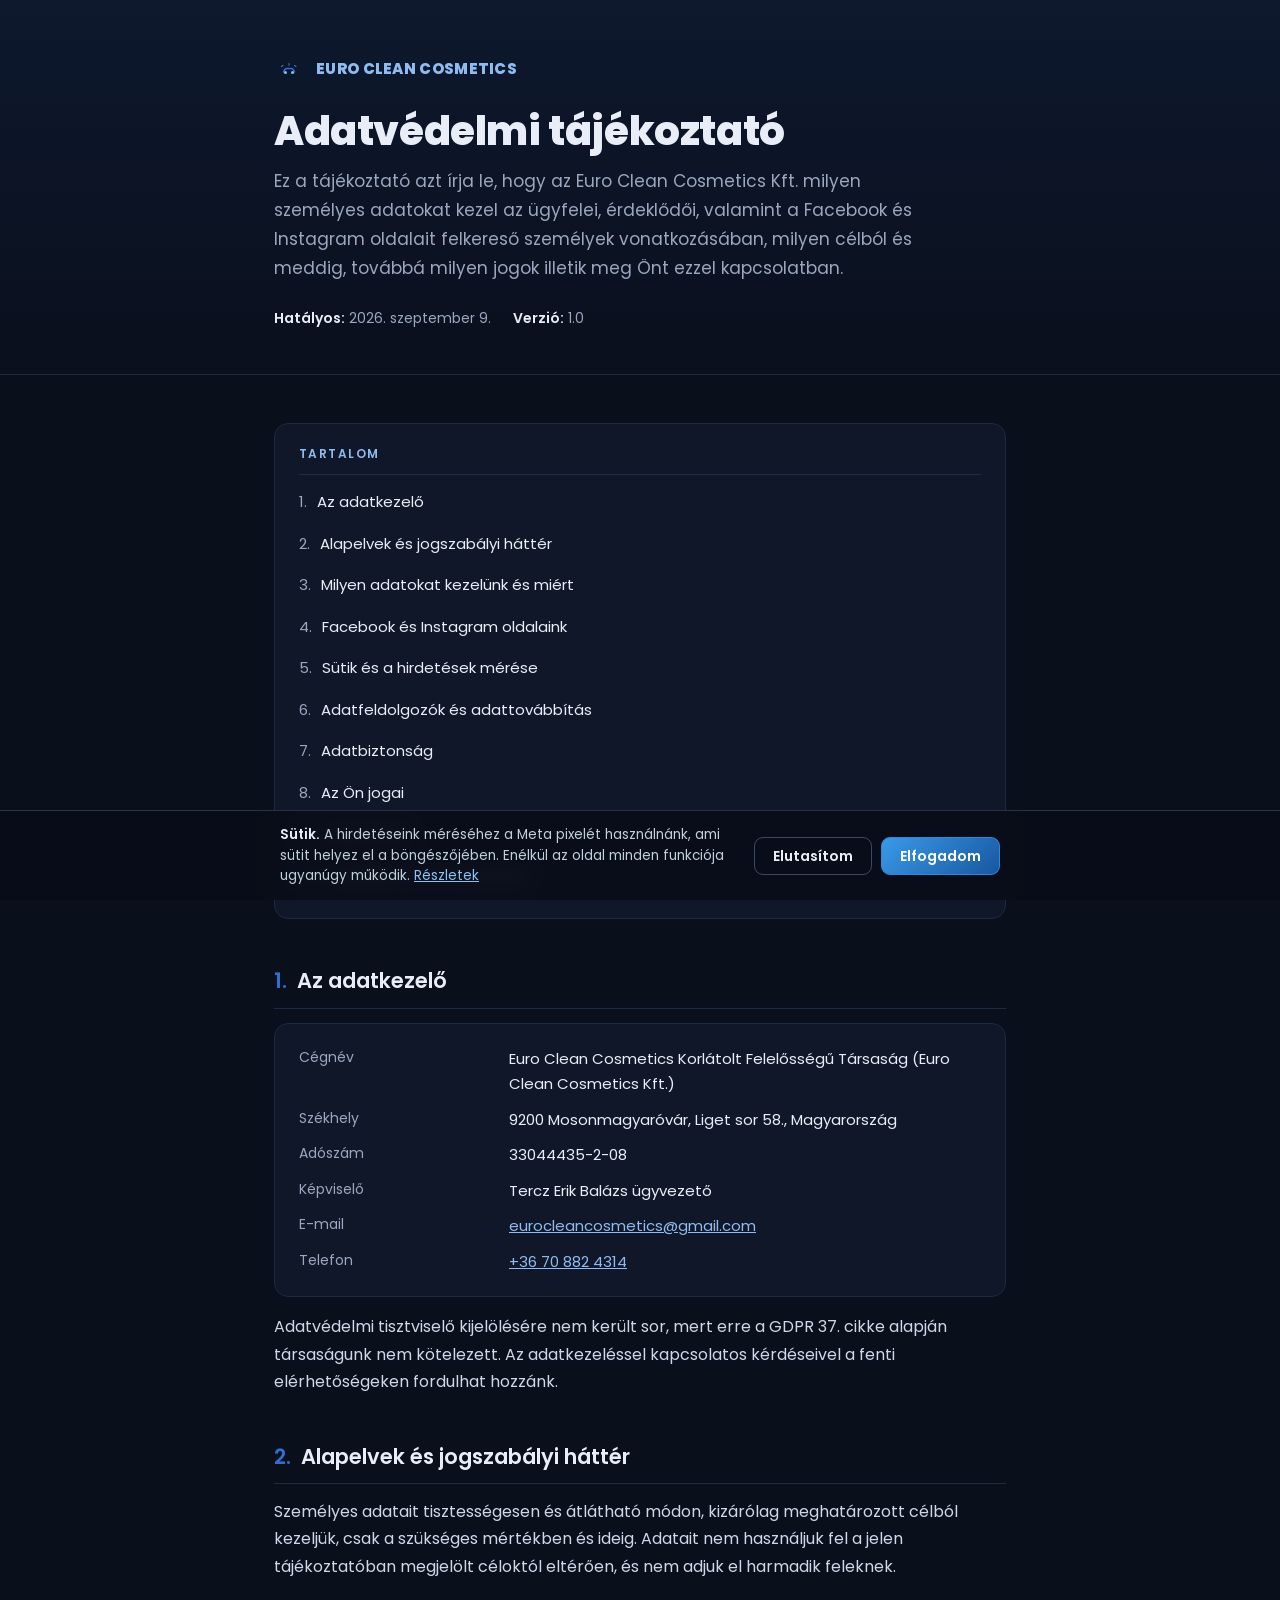
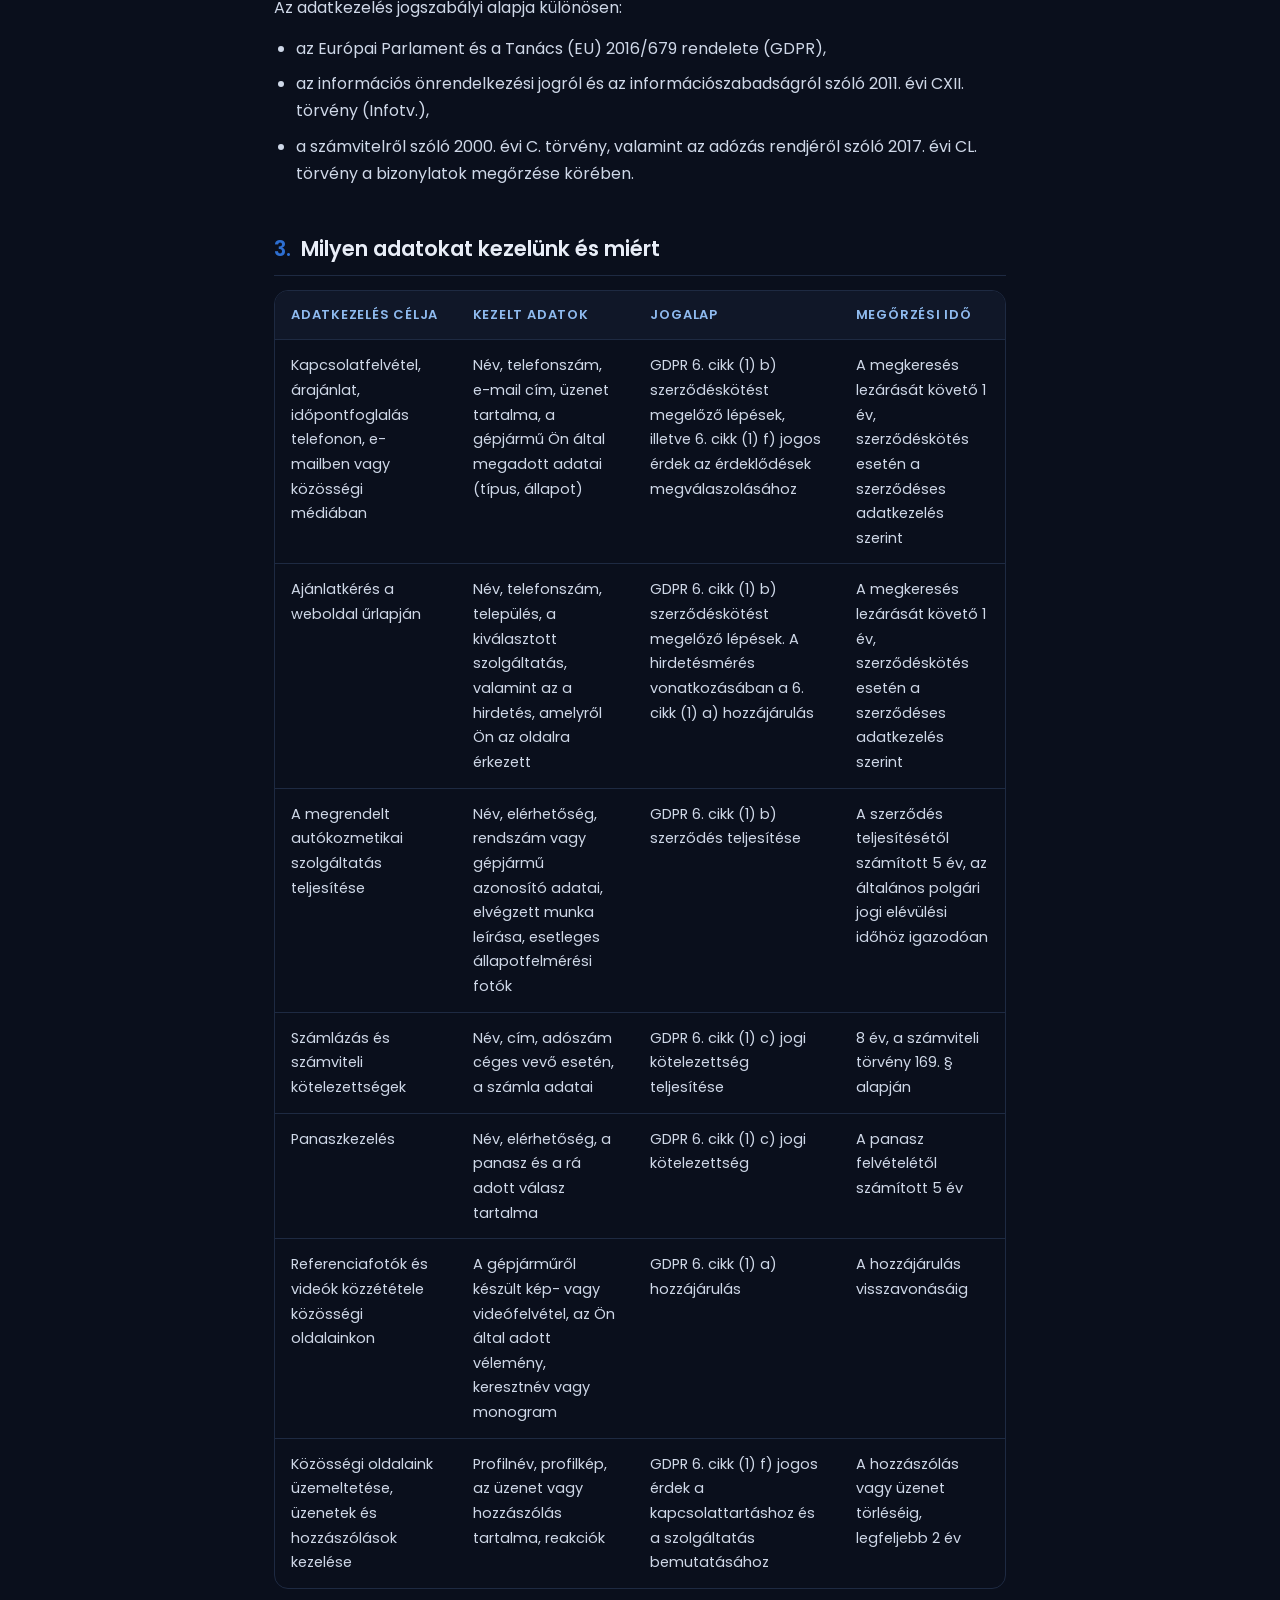
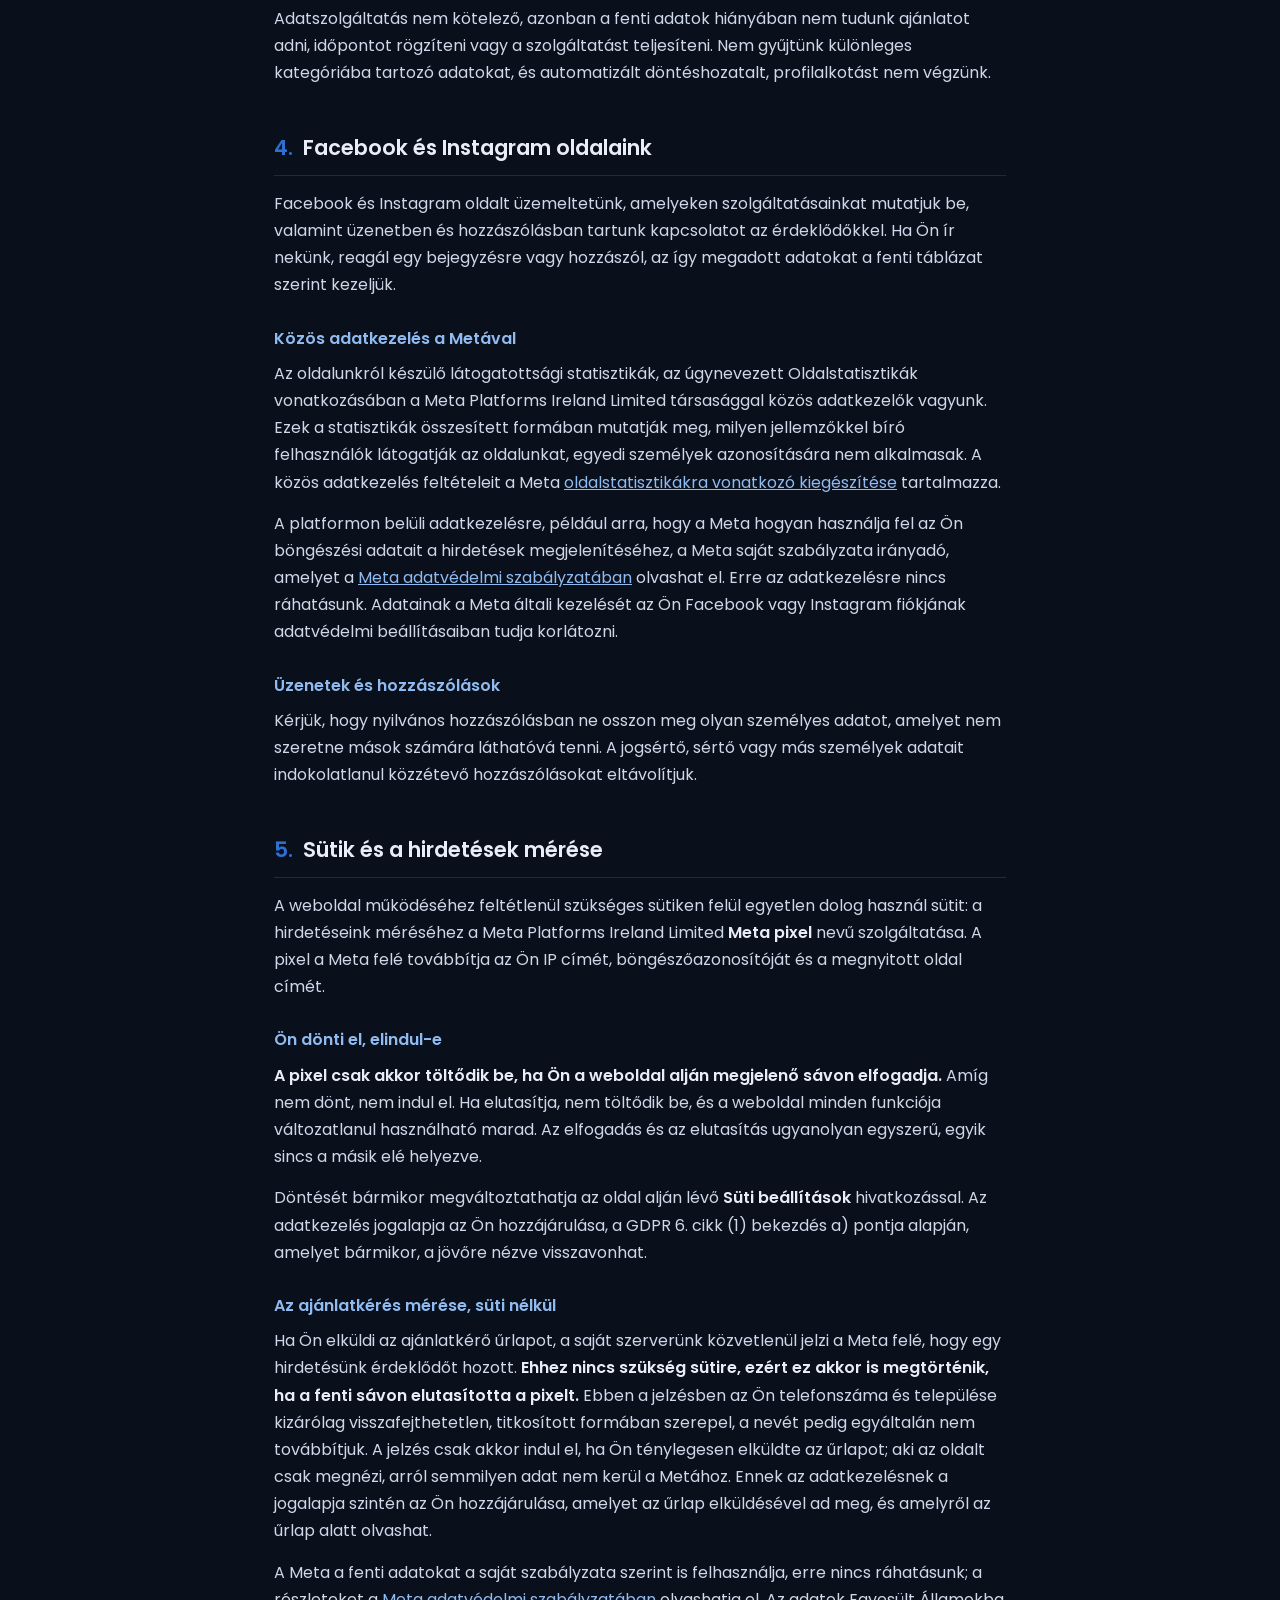
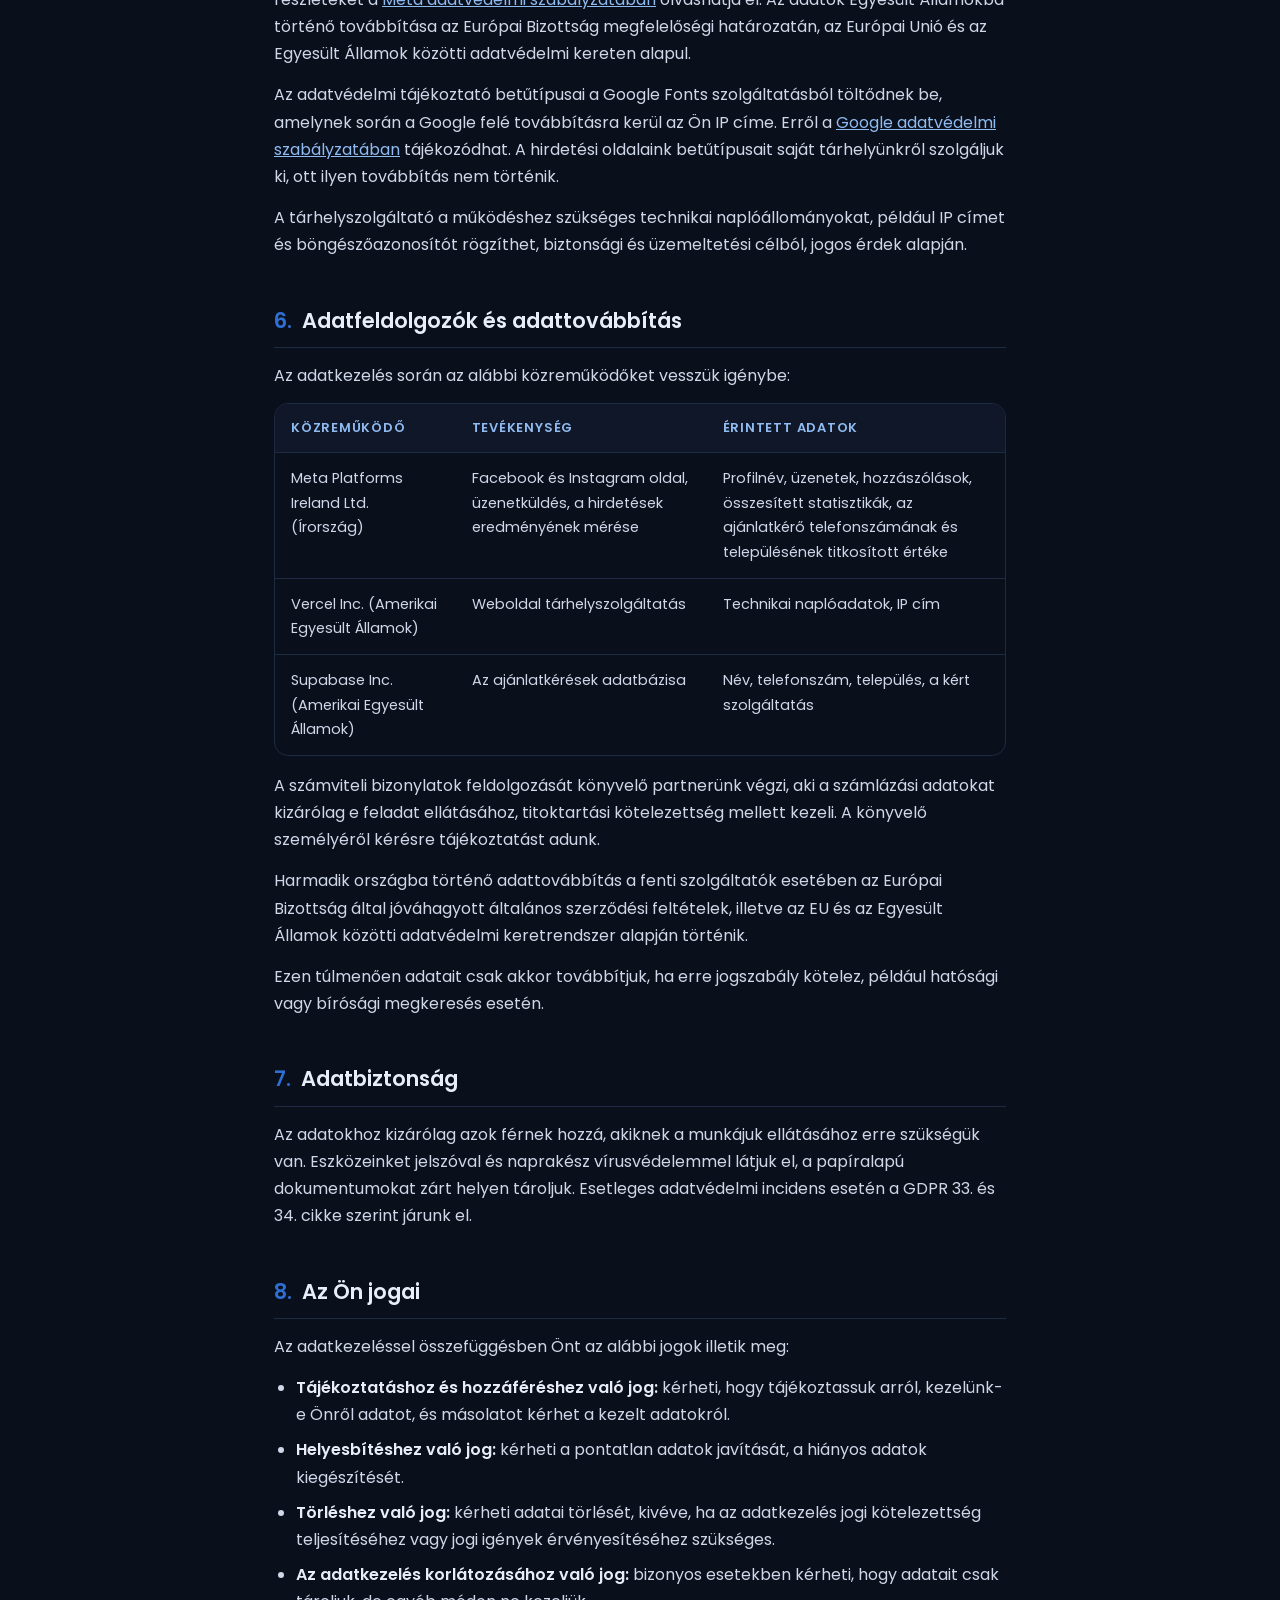
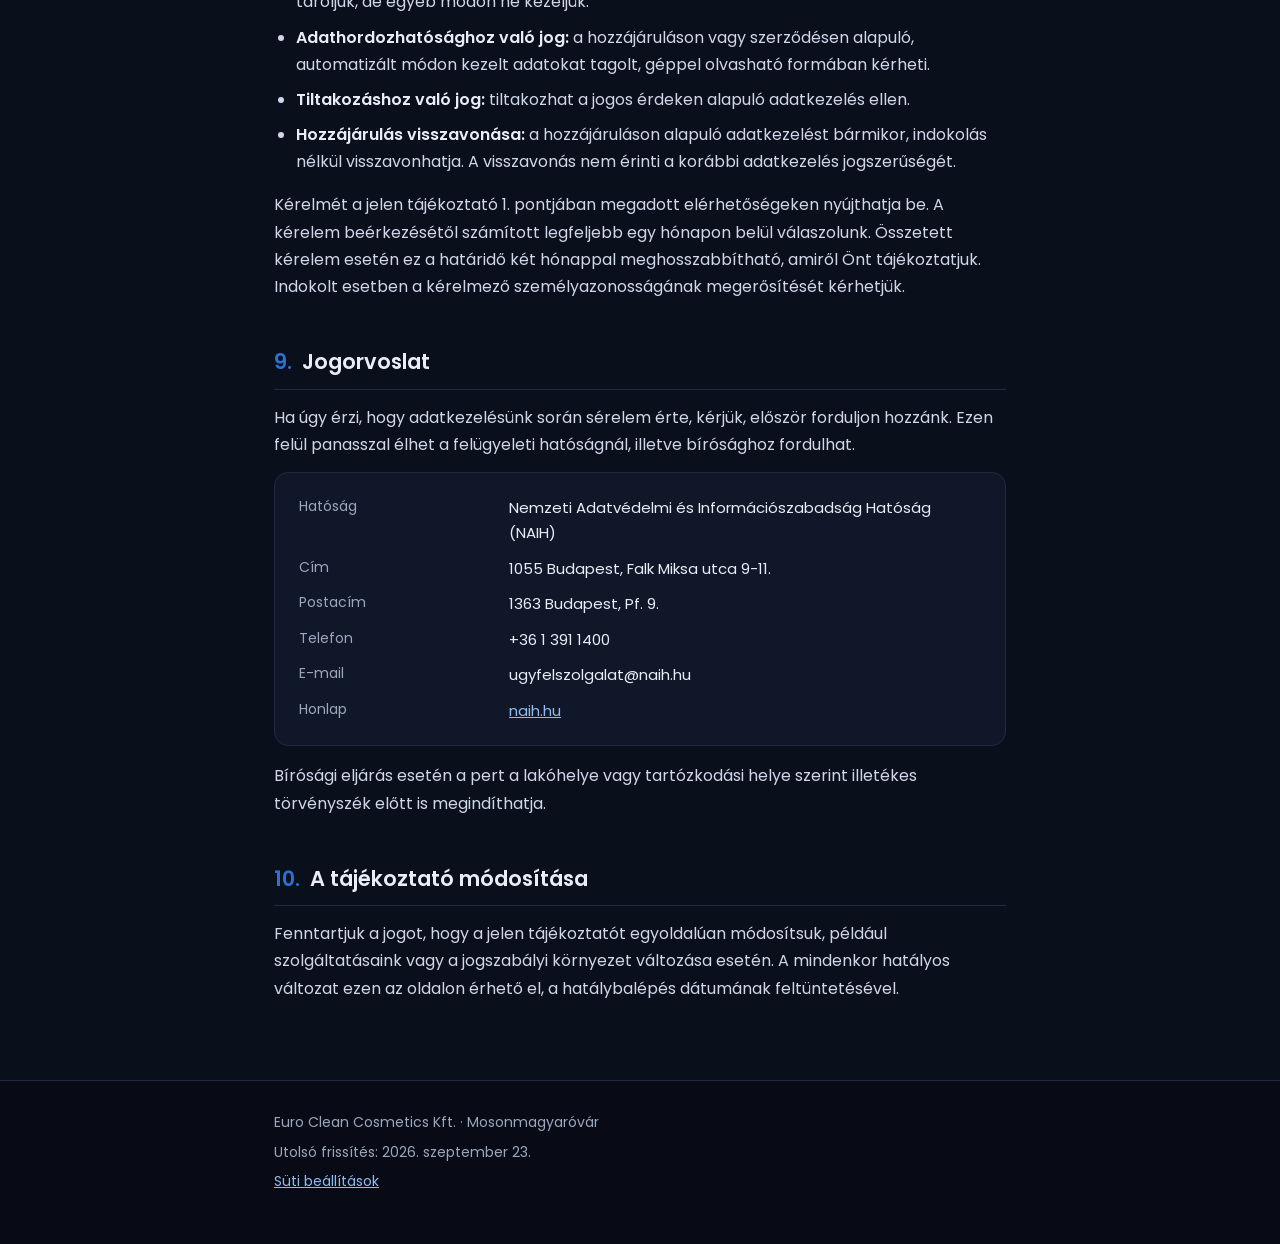
<file: index.html>
<!DOCTYPE html>
<html lang="hu">
<head>
<meta name="facebook-domain-verification" content="nz9waoa50f03aoi9w96sn598ranehk" />
<meta charset="utf-8">
<meta name="viewport" content="width=device-width, initial-scale=1">
<title>Adatvédelmi tájékoztató — Euro Clean Cosmetics Kft.</title>
<meta name="description" content="Az Euro Clean Cosmetics Kft. adatvédelmi tájékoztatója a GDPR alapján: kezelt adatok, jogalapok, megőrzési idők és az érintettek jogai.">
<meta name="robots" content="index, follow">
<link rel="preconnect" href="https://fonts.googleapis.com">
<link rel="preconnect" href="https://fonts.gstatic.com" crossorigin>
<link href="https://fonts.googleapis.com/css2?family=Poppins:wght@400;600;800&display=swap" rel="stylesheet">
<style>
  :root {
    --bg: #0a0f1c;
    --panel: #101728;
    --line: #1e2a42;
    --ink: #e8edf7;
    --muted: #9aa7bf;
    --brand: #2E6FD1;
    --brand-soft: #8FBBF0;
  }
  * { margin: 0; padding: 0; box-sizing: border-box; }
  html { scroll-behavior: smooth; }
  body {
    background: var(--bg);
    color: var(--ink);
    font-family: 'Poppins', -apple-system, BlinkMacSystemFont, 'Segoe UI', sans-serif;
    font-size: 16px;
    line-height: 1.7;
    -webkit-font-smoothing: antialiased;
  }
  .wrap { max-width: 780px; margin: 0 auto; padding: 0 24px; }

  header {
    border-bottom: 1px solid var(--line);
    background: linear-gradient(180deg, rgba(46,111,209,0.10), transparent);
  }
  header .wrap { padding-top: 56px; padding-bottom: 44px; }
  .brand {
    display: inline-flex; align-items: center; gap: 12px;
    font-weight: 800; letter-spacing: .02em; font-size: 15px;
    text-transform: uppercase; color: var(--brand-soft);
  }
  .brand svg { width: 30px; height: 20px; display: block; }
  h1 {
    font-size: clamp(28px, 5vw, 40px);
    line-height: 1.2; font-weight: 800; margin: 20px 0 12px;
    letter-spacing: -0.01em;
  }
  .lede { color: var(--muted); font-size: 17px; max-width: 60ch; }
  .meta {
    margin-top: 24px; font-size: 14px; color: var(--muted);
    display: flex; flex-wrap: wrap; gap: 8px 22px;
  }
  .meta strong { color: var(--ink); font-weight: 600; }

  nav.toc {
    margin: 40px 0 8px; padding: 22px 24px;
    background: var(--panel); border: 1px solid var(--line); border-radius: 14px;
  }
  nav.toc h2 {
    font-size: 12px; text-transform: uppercase; letter-spacing: .12em;
    color: var(--brand-soft); font-weight: 600; margin-bottom: 14px;
  }
  nav.toc ol { list-style: none; counter-reset: toc; display: grid; gap: 8px; }
  nav.toc li { counter-increment: toc; font-size: 15px; }
  nav.toc li::before {
    content: counter(toc) ".";
    color: var(--muted); margin-right: 10px; font-variant-numeric: tabular-nums;
  }
  nav.toc a { color: var(--ink); text-decoration: none; border-bottom: 1px solid transparent; }
  nav.toc a:hover { color: var(--brand-soft); border-bottom-color: var(--brand); }

  main .wrap { padding-top: 8px; padding-bottom: 64px; }
  section { margin-top: 48px; scroll-margin-top: 24px; }
  h2 {
    font-size: 21px; font-weight: 600; line-height: 1.35;
    margin-bottom: 14px; padding-bottom: 12px;
    border-bottom: 1px solid var(--line);
  }
  h2 .num { color: var(--brand); margin-right: 10px; font-variant-numeric: tabular-nums; }
  h3 { font-size: 16px; font-weight: 600; margin: 26px 0 8px; color: var(--brand-soft); }
  p { margin-bottom: 14px; color: #cfd8e8; }
  ul { margin: 0 0 16px 0; padding-left: 22px; color: #cfd8e8; }
  li { margin-bottom: 8px; }
  a { color: var(--brand-soft); }
  a:hover { color: #fff; }
  strong { color: var(--ink); font-weight: 600; }

  .card {
    background: var(--panel); border: 1px solid var(--line);
    border-radius: 14px; padding: 22px 24px; margin-bottom: 16px;
  }
  .card p:last-child, .card ul:last-child { margin-bottom: 0; }
  .card dl { display: grid; grid-template-columns: minmax(120px, 190px) 1fr; gap: 10px 20px; }
  .card dt { color: var(--muted); font-size: 14px; }
  .card dd { color: var(--ink); font-size: 15px; }
  @media (max-width: 560px) {
    .card dl { grid-template-columns: 1fr; gap: 2px; }
    .card dd { margin-bottom: 12px; }
  }

  .tablewrap { overflow-x: auto; margin-bottom: 16px; border: 1px solid var(--line); border-radius: 14px; }
  table { border-collapse: collapse; width: 100%; min-width: 560px; font-size: 14.5px; }
  th, td { text-align: left; padding: 13px 16px; border-bottom: 1px solid var(--line); vertical-align: top; }
  th { background: var(--panel); color: var(--brand-soft); font-weight: 600; font-size: 13px; text-transform: uppercase; letter-spacing: .06em; }
  tbody tr:last-child td { border-bottom: none; }
  td { color: #cfd8e8; }

  footer {
    border-top: 1px solid var(--line);
    background: rgba(0,0,0,0.25);
  }
  footer .wrap { padding: 30px 24px 44px; }
  footer p { color: var(--muted); font-size: 14px; margin-bottom: 6px; }
</style>
<link rel="stylesheet" href="/assets/consent.css">
<script src="/assets/consent.js" defer></script>
</head>
<body>

<header>
  <div class="wrap">
    <div class="brand">
      <svg viewBox="0 0 120 80" xmlns="http://www.w3.org/2000/svg" aria-hidden="true">
        <path d="M38 52c3-9 7-14 14-14h16c7 0 11 5 14 14" fill="none" stroke="#2E6FD1" stroke-width="6" stroke-linecap="round"></path>
        <circle cx="46" cy="54" r="6" fill="#8FBBF0"></circle>
        <circle cx="74" cy="54" r="6" fill="#8FBBF0"></circle>
        <path d="M30 30l6-4M88 30l-6-4M60 24v-6" stroke="#2E6FD1" stroke-width="5" stroke-linecap="round"></path>
      </svg>
      Euro Clean Cosmetics
    </div>
    <h1>Adatvédelmi tájékoztató</h1>
    <p class="lede">
      Ez a tájékoztató azt írja le, hogy az Euro Clean Cosmetics Kft. milyen személyes adatokat kezel
      az ügyfelei, érdeklődői, valamint a Facebook és Instagram oldalait felkereső személyek
      vonatkozásában, milyen célból és meddig, továbbá milyen jogok illetik meg Önt ezzel kapcsolatban.
    </p>
    <div class="meta">
      <span><strong>Hatályos:</strong> 2026. szeptember 9.</span>
      <span><strong>Verzió:</strong> 1.0</span>
    </div>
  </div>
</header>

<main>
  <div class="wrap">

    <nav class="toc" aria-label="Tartalomjegyzék">
      <h2>Tartalom</h2>
      <ol>
        <li><a href="#adatkezelo">Az adatkezelő</a></li>
        <li><a href="#alapelvek">Alapelvek és jogszabályi háttér</a></li>
        <li><a href="#adatkezelesek">Milyen adatokat kezelünk és miért</a></li>
        <li><a href="#kozossegi">Facebook és Instagram oldalaink</a></li>
        <li><a href="#suti">Sütik és a hirdetések mérése</a></li>
        <li><a href="#tovabbitas">Adatfeldolgozók és adattovábbítás</a></li>
        <li><a href="#biztonsag">Adatbiztonság</a></li>
        <li><a href="#jogok">Az Ön jogai</a></li>
        <li><a href="#jogorvoslat">Jogorvoslat</a></li>
        <li><a href="#modositas">A tájékoztató módosítása</a></li>
      </ol>
    </nav>

    <section id="adatkezelo">
      <h2><span class="num">1.</span>Az adatkezelő</h2>
      <div class="card">
        <dl>
          <dt>Cégnév</dt><dd>Euro Clean Cosmetics Korlátolt Felelősségű Társaság (Euro Clean Cosmetics Kft.)</dd>
          <dt>Székhely</dt><dd>9200 Mosonmagyaróvár, Liget sor 58., Magyarország</dd>
          <dt>Adószám</dt><dd>33044435-2-08</dd>
          <dt>Képviselő</dt><dd>Tercz Erik Balázs ügyvezető</dd>
          <dt>E-mail</dt><dd><a href="mailto:eurocleancosmetics@gmail.com">eurocleancosmetics@gmail.com</a></dd>
          <dt>Telefon</dt><dd><a href="tel:+36708824314">+36 70 882 4314</a></dd>
        </dl>
      </div>
      <p>
        Adatvédelmi tisztviselő kijelölésére nem került sor, mert erre a GDPR 37. cikke alapján
        társaságunk nem kötelezett. Az adatkezeléssel kapcsolatos kérdéseivel a fenti elérhetőségeken
        fordulhat hozzánk.
      </p>
    </section>

    <section id="alapelvek">
      <h2><span class="num">2.</span>Alapelvek és jogszabályi háttér</h2>
      <p>
        Személyes adatait tisztességesen és átlátható módon, kizárólag meghatározott célból kezeljük,
        csak a szükséges mértékben és ideig. Adatait nem használjuk fel a jelen tájékoztatóban
        megjelölt céloktól eltérően, és nem adjuk el harmadik feleknek.
      </p>
      <p>Az adatkezelés jogszabályi alapja különösen:</p>
      <ul>
        <li>az Európai Parlament és a Tanács (EU) 2016/679 rendelete (GDPR),</li>
        <li>az információs önrendelkezési jogról és az információszabadságról szóló 2011. évi CXII. törvény (Infotv.),</li>
        <li>a számvitelről szóló 2000. évi C. törvény, valamint az adózás rendjéről szóló 2017. évi CL. törvény a bizonylatok megőrzése körében.</li>
      </ul>
    </section>

    <section id="adatkezelesek">
      <h2><span class="num">3.</span>Milyen adatokat kezelünk és miért</h2>
      <div class="tablewrap">
        <table>
          <thead>
            <tr>
              <th>Adatkezelés célja</th>
              <th>Kezelt adatok</th>
              <th>Jogalap</th>
              <th>Megőrzési idő</th>
            </tr>
          </thead>
          <tbody>
            <tr>
              <td>Kapcsolatfelvétel, árajánlat, időpontfoglalás telefonon, e-mailben vagy közösségi médiában</td>
              <td>Név, telefonszám, e-mail cím, üzenet tartalma, a gépjármű Ön által megadott adatai (típus, állapot)</td>
              <td>GDPR 6. cikk (1) b) szerződéskötést megelőző lépések, illetve 6. cikk (1) f) jogos érdek az érdeklődések megválaszolásához</td>
              <td>A megkeresés lezárását követő 1 év, szerződéskötés esetén a szerződéses adatkezelés szerint</td>
            </tr>
            <tr>
              <td>Ajánlatkérés a weboldal űrlapján</td>
              <td>Név, telefonszám, település, a kiválasztott szolgáltatás, valamint az a hirdetés, amelyről Ön az oldalra érkezett</td>
              <td>GDPR 6. cikk (1) b) szerződéskötést megelőző lépések. A hirdetésmérés vonatkozásában a 6. cikk (1) a) hozzájárulás</td>
              <td>A megkeresés lezárását követő 1 év, szerződéskötés esetén a szerződéses adatkezelés szerint</td>
            </tr>
            <tr>
              <td>A megrendelt autókozmetikai szolgáltatás teljesítése</td>
              <td>Név, elérhetőség, rendszám vagy gépjármű azonosító adatai, elvégzett munka leírása, esetleges állapotfelmérési fotók</td>
              <td>GDPR 6. cikk (1) b) szerződés teljesítése</td>
              <td>A szerződés teljesítésétől számított 5 év, az általános polgári jogi elévülési időhöz igazodóan</td>
            </tr>
            <tr>
              <td>Számlázás és számviteli kötelezettségek</td>
              <td>Név, cím, adószám céges vevő esetén, a számla adatai</td>
              <td>GDPR 6. cikk (1) c) jogi kötelezettség teljesítése</td>
              <td>8 év, a számviteli törvény 169. § alapján</td>
            </tr>
            <tr>
              <td>Panaszkezelés</td>
              <td>Név, elérhetőség, a panasz és a rá adott válasz tartalma</td>
              <td>GDPR 6. cikk (1) c) jogi kötelezettség</td>
              <td>A panasz felvételétől számított 5 év</td>
            </tr>
            <tr>
              <td>Referenciafotók és videók közzététele közösségi oldalainkon</td>
              <td>A gépjárműről készült kép- vagy videófelvétel, az Ön által adott vélemény, keresztnév vagy monogram</td>
              <td>GDPR 6. cikk (1) a) hozzájárulás</td>
              <td>A hozzájárulás visszavonásáig</td>
            </tr>
            <tr>
              <td>Közösségi oldalaink üzemeltetése, üzenetek és hozzászólások kezelése</td>
              <td>Profilnév, profilkép, az üzenet vagy hozzászólás tartalma, reakciók</td>
              <td>GDPR 6. cikk (1) f) jogos érdek a kapcsolattartáshoz és a szolgáltatás bemutatásához</td>
              <td>A hozzászólás vagy üzenet törléséig, legfeljebb 2 év</td>
            </tr>
          </tbody>
        </table>
      </div>
      <p>
        Adatszolgáltatás nem kötelező, azonban a fenti adatok hiányában nem tudunk ajánlatot adni,
        időpontot rögzíteni vagy a szolgáltatást teljesíteni. Nem gyűjtünk különleges kategóriába
        tartozó adatokat, és automatizált döntéshozatalt, profilalkotást nem végzünk.
      </p>
    </section>

    <section id="kozossegi">
      <h2><span class="num">4.</span>Facebook és Instagram oldalaink</h2>
      <p>
        Facebook és Instagram oldalt üzemeltetünk, amelyeken szolgáltatásainkat mutatjuk be, valamint
        üzenetben és hozzászólásban tartunk kapcsolatot az érdeklődőkkel. Ha Ön ír nekünk, reagál egy
        bejegyzésre vagy hozzászól, az így megadott adatokat a fenti táblázat szerint kezeljük.
      </p>
      <h3>Közös adatkezelés a Metával</h3>
      <p>
        Az oldalunkról készülő látogatottsági statisztikák, az úgynevezett Oldalstatisztikák
        vonatkozásában a Meta Platforms Ireland Limited társasággal közös adatkezelők vagyunk. Ezek a
        statisztikák összesített formában mutatják meg, milyen jellemzőkkel bíró felhasználók
        látogatják az oldalunkat, egyedi személyek azonosítására nem alkalmasak. A közös adatkezelés
        feltételeit a Meta
        <a href="https://www.facebook.com/legal/terms/page_controller_addendum" target="_blank" rel="noopener">
        oldalstatisztikákra vonatkozó kiegészítése</a> tartalmazza.
      </p>
      <p>
        A platformon belüli adatkezelésre, például arra, hogy a Meta hogyan használja fel az Ön
        böngészési adatait a hirdetések megjelenítéséhez, a Meta saját szabályzata irányadó, amelyet a
        <a href="https://www.facebook.com/privacy/policy/" target="_blank" rel="noopener">Meta adatvédelmi szabályzatában</a>
        olvashat el. Erre az adatkezelésre nincs ráhatásunk. Adatainak a Meta általi kezelését az Ön
        Facebook vagy Instagram fiókjának adatvédelmi beállításaiban tudja korlátozni.
      </p>
      <h3>Üzenetek és hozzászólások</h3>
      <p>
        Kérjük, hogy nyilvános hozzászólásban ne osszon meg olyan személyes adatot, amelyet nem
        szeretne mások számára láthatóvá tenni. A jogsértő, sértő vagy más személyek adatait
        indokolatlanul közzétevő hozzászólásokat eltávolítjuk.
      </p>
    </section>

    <section id="suti">
      <h2><span class="num">5.</span>Sütik és a hirdetések mérése</h2>
      <p>
        A weboldal működéséhez feltétlenül szükséges sütiken felül egyetlen dolog
        használ sütit: a hirdetéseink méréséhez a Meta Platforms Ireland Limited
        <strong>Meta pixel</strong> nevű szolgáltatása. A pixel a Meta felé továbbítja az
        Ön IP címét, böngészőazonosítóját és a megnyitott oldal címét.
      </p>
      <h3>Ön dönti el, elindul-e</h3>
      <p>
        <strong>A pixel csak akkor töltődik be, ha Ön a weboldal alján megjelenő sávon
        elfogadja.</strong> Amíg nem dönt, nem indul el. Ha elutasítja, nem töltődik be, és
        a weboldal minden funkciója változatlanul használható marad. Az elfogadás és az
        elutasítás ugyanolyan egyszerű, egyik sincs a másik elé helyezve.
      </p>
      <p>
        Döntését bármikor megváltoztathatja az oldal alján lévő <strong>Süti
        beállítások</strong> hivatkozással. Az adatkezelés jogalapja az Ön hozzájárulása, a
        GDPR 6. cikk (1) bekezdés a) pontja alapján, amelyet bármikor, a jövőre nézve
        visszavonhat.
      </p>
      <h3>Az ajánlatkérés mérése, süti nélkül</h3>
      <p>
        Ha Ön elküldi az ajánlatkérő űrlapot, a saját szerverünk közvetlenül jelzi a Meta
        felé, hogy egy hirdetésünk érdeklődőt hozott. <strong>Ehhez nincs szükség sütire,
        ezért ez akkor is megtörténik, ha a fenti sávon elutasította a pixelt.</strong>
        Ebben a jelzésben az Ön telefonszáma és települése kizárólag visszafejthetetlen,
        titkosított formában szerepel, a nevét pedig egyáltalán nem továbbítjuk. A jelzés
        csak akkor indul el, ha Ön ténylegesen elküldte az űrlapot; aki az oldalt csak
        megnézi, arról semmilyen adat nem kerül a Metához. Ennek az adatkezelésnek a
        jogalapja szintén az Ön hozzájárulása, amelyet az űrlap elküldésével ad meg, és
        amelyről az űrlap alatt olvashat.
      </p>
      <p>
        A Meta a fenti adatokat a saját szabályzata szerint is felhasználja, erre nincs
        ráhatásunk; a részleteket a
        <a href="https://www.facebook.com/privacy/policy/" target="_blank" rel="noopener">Meta adatvédelmi szabályzatában</a>
        olvashatja el. Az adatok Egyesült Államokba történő továbbítása az Európai Bizottság
        megfelelőségi határozatán, az Európai Unió és az Egyesült Államok közötti adatvédelmi
        kereten alapul.
      </p>
      <p>
        Az adatvédelmi tájékoztató betűtípusai a Google Fonts szolgáltatásból töltődnek be,
        amelynek során a Google felé továbbításra kerül az Ön IP címe. Erről a
        <a href="https://policies.google.com/privacy" target="_blank" rel="noopener">Google adatvédelmi szabályzatában</a>
        tájékozódhat. A hirdetési oldalaink betűtípusait saját tárhelyünkről szolgáljuk ki,
        ott ilyen továbbítás nem történik.
      </p>
      <p>
        A tárhelyszolgáltató a működéshez szükséges technikai naplóállományokat, például IP címet és
        böngészőazonosítót rögzíthet, biztonsági és üzemeltetési célból, jogos érdek alapján.
      </p>
    </section>

    <section id="tovabbitas">
      <h2><span class="num">6.</span>Adatfeldolgozók és adattovábbítás</h2>
      <p>Az adatkezelés során az alábbi közreműködőket vesszük igénybe:</p>
      <div class="tablewrap">
        <table>
          <thead>
            <tr><th>Közreműködő</th><th>Tevékenység</th><th>Érintett adatok</th></tr>
          </thead>
          <tbody>
            <tr>
              <td>Meta Platforms Ireland Ltd. (Írország)</td>
              <td>Facebook és Instagram oldal, üzenetküldés, a hirdetések eredményének mérése</td>
              <td>Profilnév, üzenetek, hozzászólások, összesített statisztikák, az ajánlatkérő telefonszámának és településének titkosított értéke</td>
            </tr>
            <tr>
              <td>Vercel Inc. (Amerikai Egyesült Államok)</td>
              <td>Weboldal tárhelyszolgáltatás</td>
              <td>Technikai naplóadatok, IP cím</td>
            </tr>
            <tr>
              <td>Supabase Inc. (Amerikai Egyesült Államok)</td>
              <td>Az ajánlatkérések adatbázisa</td>
              <td>Név, telefonszám, település, a kért szolgáltatás</td>
            </tr>
          </tbody>
        </table>
      </div>
      <p>
        A számviteli bizonylatok feldolgozását könyvelő partnerünk végzi, aki a számlázási adatokat
        kizárólag e feladat ellátásához, titoktartási kötelezettség mellett kezeli. A könyvelő
        személyéről kérésre tájékoztatást adunk.
      </p>
      <p>
        Harmadik országba történő adattovábbítás a fenti szolgáltatók esetében az Európai Bizottság
        által jóváhagyott általános szerződési feltételek, illetve az EU és az Egyesült Államok közötti
        adatvédelmi keretrendszer alapján történik.
      </p>
      <p>
        Ezen túlmenően adatait csak akkor továbbítjuk, ha erre jogszabály kötelez, például hatósági
        vagy bírósági megkeresés esetén.
      </p>
    </section>

    <section id="biztonsag">
      <h2><span class="num">7.</span>Adatbiztonság</h2>
      <p>
        Az adatokhoz kizárólag azok férnek hozzá, akiknek a munkájuk ellátásához erre szükségük van.
        Eszközeinket jelszóval és naprakész vírusvédelemmel látjuk el, a papíralapú dokumentumokat
        zárt helyen tároljuk. Esetleges adatvédelmi incidens esetén a GDPR 33. és 34. cikke szerint
        járunk el.
      </p>
    </section>

    <section id="jogok">
      <h2><span class="num">8.</span>Az Ön jogai</h2>
      <p>Az adatkezeléssel összefüggésben Önt az alábbi jogok illetik meg:</p>
      <ul>
        <li><strong>Tájékoztatáshoz és hozzáféréshez való jog:</strong> kérheti, hogy tájékoztassuk arról, kezelünk-e Önről adatot, és másolatot kérhet a kezelt adatokról.</li>
        <li><strong>Helyesbítéshez való jog:</strong> kérheti a pontatlan adatok javítását, a hiányos adatok kiegészítését.</li>
        <li><strong>Törléshez való jog:</strong> kérheti adatai törlését, kivéve, ha az adatkezelés jogi kötelezettség teljesítéséhez vagy jogi igények érvényesítéséhez szükséges.</li>
        <li><strong>Az adatkezelés korlátozásához való jog:</strong> bizonyos esetekben kérheti, hogy adatait csak tároljuk, de egyéb módon ne kezeljük.</li>
        <li><strong>Adathordozhatósághoz való jog:</strong> a hozzájáruláson vagy szerződésen alapuló, automatizált módon kezelt adatokat tagolt, géppel olvasható formában kérheti.</li>
        <li><strong>Tiltakozáshoz való jog:</strong> tiltakozhat a jogos érdeken alapuló adatkezelés ellen.</li>
        <li><strong>Hozzájárulás visszavonása:</strong> a hozzájáruláson alapuló adatkezelést bármikor, indokolás nélkül visszavonhatja. A visszavonás nem érinti a korábbi adatkezelés jogszerűségét.</li>
      </ul>
      <p>
        Kérelmét a jelen tájékoztató 1. pontjában megadott elérhetőségeken nyújthatja be. A kérelem
        beérkezésétől számított legfeljebb egy hónapon belül válaszolunk. Összetett kérelem esetén ez a
        határidő két hónappal meghosszabbítható, amiről Önt tájékoztatjuk. Indokolt esetben a kérelmező
        személyazonosságának megerősítését kérhetjük.
      </p>
    </section>

    <section id="jogorvoslat">
      <h2><span class="num">9.</span>Jogorvoslat</h2>
      <p>
        Ha úgy érzi, hogy adatkezelésünk során sérelem érte, kérjük, először forduljon hozzánk. Ezen
        felül panasszal élhet a felügyeleti hatóságnál, illetve bírósághoz fordulhat.
      </p>
      <div class="card">
        <dl>
          <dt>Hatóság</dt><dd>Nemzeti Adatvédelmi és Információszabadság Hatóság (NAIH)</dd>
          <dt>Cím</dt><dd>1055 Budapest, Falk Miksa utca 9-11.</dd>
          <dt>Postacím</dt><dd>1363 Budapest, Pf. 9.</dd>
          <dt>Telefon</dt><dd>+36 1 391 1400</dd>
          <dt>E-mail</dt><dd>ugyfelszolgalat@naih.hu</dd>
          <dt>Honlap</dt><dd><a href="https://naih.hu" target="_blank" rel="noopener">naih.hu</a></dd>
        </dl>
      </div>
      <p>
        Bírósági eljárás esetén a pert a lakóhelye vagy tartózkodási helye szerint illetékes
        törvényszék előtt is megindíthatja.
      </p>
    </section>

    <section id="modositas">
      <h2><span class="num">10.</span>A tájékoztató módosítása</h2>
      <p>
        Fenntartjuk a jogot, hogy a jelen tájékoztatót egyoldalúan módosítsuk, például szolgáltatásaink
        vagy a jogszabályi környezet változása esetén. A mindenkor hatályos változat ezen az oldalon
        érhető el, a hatálybalépés dátumának feltüntetésével.
      </p>
    </section>

  </div>
</main>

<footer>
  <div class="wrap">
    <p>Euro Clean Cosmetics Kft. · Mosonmagyaróvár</p>
    <p>Utolsó frissítés: 2026. szeptember 23.</p>
    <p><a href="#" data-cookie-settings>Süti beállítások</a></p>
  </div>
</footer>

</body>
</html>
</file>
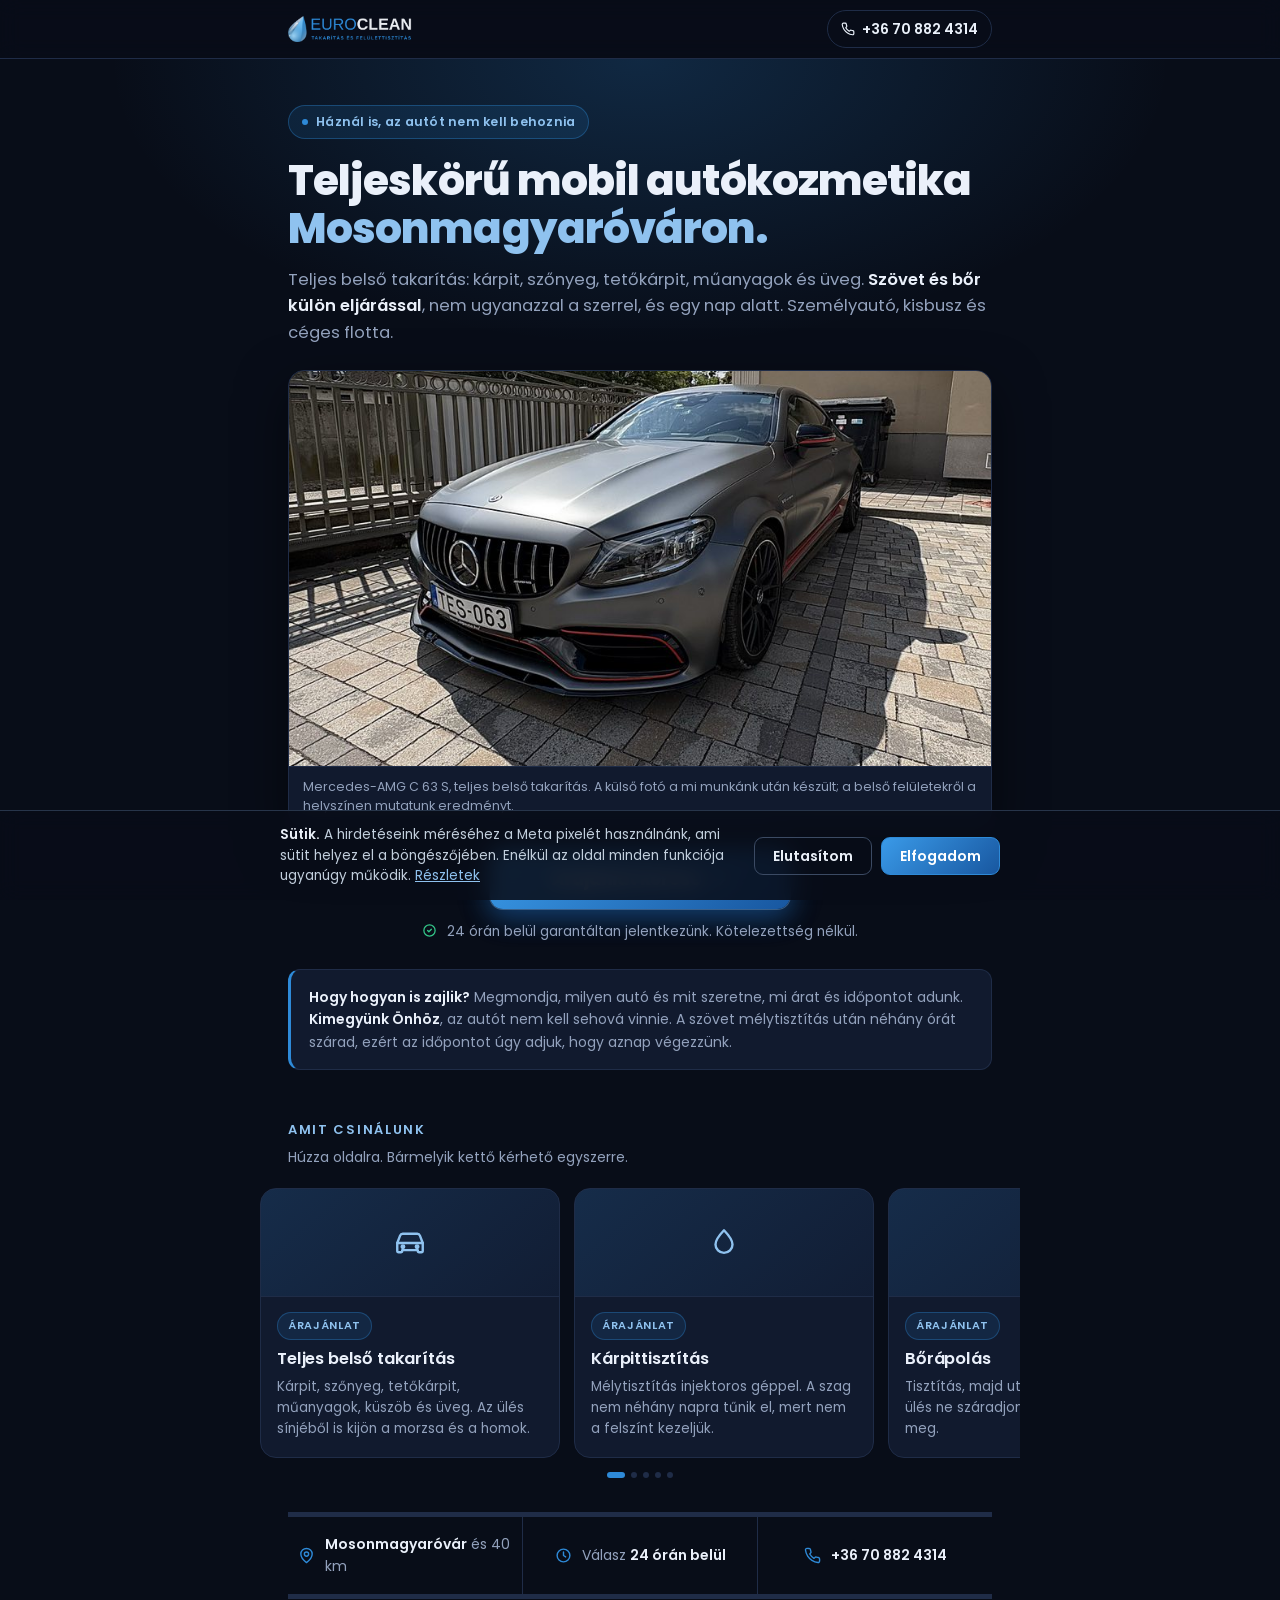
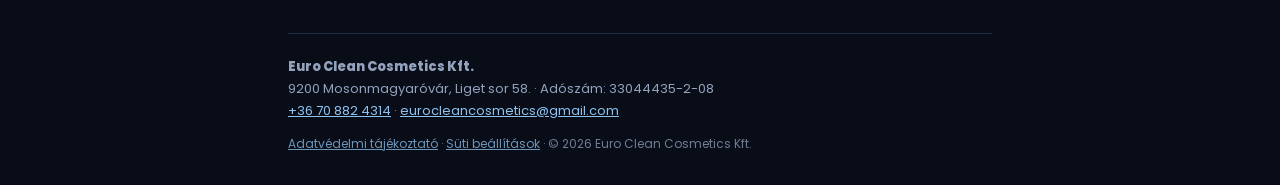
<file: auto/index.html>
<!DOCTYPE html>
<html lang="hu">
<head>
<meta name="facebook-domain-verification" content="nz9waoa50f03aoi9w96sn598ranehk" />
<meta charset="utf-8">
<meta name="viewport" content="width=device-width, initial-scale=1">
<title>Autó belső takarítás és kárpittisztítás — Euro Clean Cosmetics</title>
<meta name="description" content="Teljes belső takarítás szövetre és bőrre, külön eljárással, egy nap alatt. Háznál is: az autót nem kell behoznia. Mosonmagyaróvár és 40 km-es körzete.">
<meta name="robots" content="noindex, follow">
<meta name="theme-color" content="#080d18">
<meta property="og:type" content="website">
<meta property="og:title" content="Teljeskörű mobil autókozmetika Mosonmagyaróváron">
<meta property="og:description" content="Teljes belső takarítás, szövet és bőr külön eljárással, egy nap alatt. Háznál is.">
<meta property="og:image" content="/img/auto.jpg">
<link rel="preload" href="/assets/fonts/poppins-800-latin-ext.woff2" as="font" type="font/woff2" crossorigin>
<link rel="preload" href="/assets/fonts/poppins-400-latin-ext.woff2" as="font" type="font/woff2" crossorigin>
<link rel="stylesheet" href="/assets/lp.css">
<link rel="stylesheet" href="/assets/consent.css">
<script src="/assets/consent.js" defer></script>
</head>
<body data-page="lp-auto">

<header class="topbar">
  <div class="wrap">
    <img src="/img/logo.png" alt="Euro Clean Cosmetics" width="120" height="26">
    <a class="tel" href="tel:+36708824314">
      <svg viewBox="0 0 24 24" fill="none" stroke="currentColor" stroke-width="2" stroke-linecap="round" stroke-linejoin="round"><path d="M22 16.9v3a2 2 0 0 1-2.2 2 19.8 19.8 0 0 1-8.6-3.1 19.5 19.5 0 0 1-6-6A19.8 19.8 0 0 1 2.1 4.2 2 2 0 0 1 4.1 2h3a2 2 0 0 1 2 1.7c.1 1 .4 1.9.7 2.8a2 2 0 0 1-.5 2.1L8.1 9.9a16 16 0 0 0 6 6l1.3-1.2a2 2 0 0 1 2.1-.5c.9.3 1.8.6 2.8.7a2 2 0 0 1 1.7 2z"/></svg>
      +36 70 882 4314
    </a>
  </div>
</header>

<main>

  <!-- ── hero ────────────────────────────────────────────────────────────── -->
  <section class="hero">
    <div class="wrap">
      <span class="badge alt"><span class="dot"></span> Háznál is, az autót nem kell behoznia</span>

      <h1>Teljeskörű mobil autókozmetika <em>Mosonmagyaróváron.</em></h1>

      <p class="lede">
        Teljes belső takarítás: kárpit, szőnyeg, tetőkárpit, műanyagok és üveg.
        <strong>Szövet és bőr külön eljárással</strong>, nem ugyanazzal a szerrel, és
        egy nap alatt. Személyautó, kisbusz és céges flotta.
      </p>

      <figure class="shot">
        <img src="/img/auto.jpg" alt="Mercedes-AMG C 63 S coupé teljes belső takarítás után" width="1080" height="675" fetchpriority="high">
        <figcaption class="cap">Mercedes-AMG C 63 S, teljes belső takarítás. A külső fotó a mi munkánk után készült; a belső felületekről a helyszínen mutatunk eredményt.</figcaption>
      </figure>

      <button class="cta" data-open type="button">
        Árajánlat kérése
        <svg viewBox="0 0 24 24" fill="none" stroke="currentColor" stroke-width="2.4" stroke-linecap="round" stroke-linejoin="round"><path d="M5 12h14M13 6l6 6-6 6"/></svg>
      </button>

      <p class="under-cta">
        <svg viewBox="0 0 24 24" fill="none" stroke="currentColor" stroke-width="2" stroke-linecap="round" stroke-linejoin="round"><path d="M9 12l2 2 4-4"/><circle cx="12" cy="12" r="9"/></svg>
        24 órán belül garantáltan jelentkezünk. Kötelezettség nélkül.
      </p>

      <p class="note alt">
        <b>Hogy hogyan is zajlik?</b> Megmondja, milyen autó és mit szeretne, mi árat és
        időpontot adunk. <b>Kimegyünk Önhöz</b>, az autót nem kell sehová vinnie. A szövet
        mélytisztítás után néhány órát szárad, ezért az időpontot úgy adjuk, hogy aznap
        végezzünk.
      </p>
    </div>
  </section>

  <!-- ── karusszel ───────────────────────────────────────────────────────── -->
  <section class="sec">
    <div class="wrap">
      <div class="sec-head">
        <h2>Amit csinálunk</h2>
        <p>Húzza oldalra. Bármelyik kettő kérhető egyszerre.</p>
      </div>

      <div class="rail">

        <article class="card">
          <div class="icon">
            <svg viewBox="0 0 24 24" fill="none" stroke="currentColor" stroke-width="1.7" stroke-linecap="round" stroke-linejoin="round"><path d="M3 12l2-5.2A2 2 0 0 1 6.9 5.5h10.2a2 2 0 0 1 1.9 1.3L21 12v5.5a1 1 0 0 1-1 1h-1.5a1 1 0 0 1-1-1V17H6.5v.5a1 1 0 0 1-1 1H4a1 1 0 0 1-1-1z"/><path d="M3 12h18"/><circle cx="7" cy="14.6" r=".9"/><circle cx="17" cy="14.6" r=".9"/></svg>
          </div>
          <div class="body">
            <span class="tag quote">Árajánlat</span>
            <h3>Teljes belső takarítás</h3>
            <p>Kárpit, szőnyeg, tetőkárpit, műanyagok, küszöb és üveg. Az ülés sínjéből is kijön a morzsa és a homok.</p>
          </div>
        </article>

        <article class="card">
          <div class="icon">
            <svg viewBox="0 0 24 24" fill="none" stroke="currentColor" stroke-width="1.7" stroke-linecap="round" stroke-linejoin="round"><path d="M12 3s6 6.3 6 10a6 6 0 0 1-12 0c0-3.7 6-10 6-10z"/></svg>
          </div>
          <div class="body">
            <span class="tag quote">Árajánlat</span>
            <h3>Kárpittisztítás</h3>
            <p>Mélytisztítás injektoros géppel. A szag nem néhány napra tűnik el, mert nem a felszínt kezeljük.</p>
          </div>
        </article>

        <article class="card">
          <div class="icon">
            <svg viewBox="0 0 24 24" fill="none" stroke="currentColor" stroke-width="1.7" stroke-linecap="round" stroke-linejoin="round"><path d="M12 3l7 3v5.5c0 4.3-2.9 8.2-7 9.5-4.1-1.3-7-5.2-7-9.5V6z"/><path d="M9.2 12.2l2 2 3.6-3.9"/></svg>
          </div>
          <div class="body">
            <span class="tag quote">Árajánlat</span>
            <h3>Bőrápolás</h3>
            <p>Tisztítás, majd utána ápolás, hogy az ülés ne száradjon ki és ne repedezzen meg.</p>
          </div>
        </article>

        <article class="card">
          <div class="icon">
            <svg viewBox="0 0 24 24" fill="none" stroke="currentColor" stroke-width="1.7" stroke-linecap="round" stroke-linejoin="round"><path d="M11 3.5l1.7 4.3 4.3 1.7-4.3 1.7L11 15.5 9.3 11.2 5 9.5l4.3-1.7z"/><path d="M18.3 14.6l.8 2 2 .8-2 .8-.8 2-.8-2-2-.8 2-.8z"/></svg>
          </div>
          <div class="body">
            <span class="tag quote">Árajánlat</span>
            <h3>Külső-belső csomag</h3>
            <p>Külső mosás, felnik és ablakok a teljes belsővel együtt. Személyautó, kisbusz és furgon.</p>
          </div>
        </article>

        <article class="card">
          <div class="icon">
            <svg viewBox="0 0 24 24" fill="none" stroke="currentColor" stroke-width="1.7" stroke-linecap="round" stroke-linejoin="round"><path d="M2 7h11v9.5H2z"/><path d="M13 10.2h4l3 3v3.3h-7z"/><circle cx="6.6" cy="17.6" r="1.7"/><circle cx="17" cy="17.6" r="1.7"/></svg>
          </div>
          <div class="body">
            <span class="tag quote">Árajánlat</span>
            <h3>Céges flotta</h3>
            <p>A Top Cool Kft. flottáját is mi takarítjuk. Több autó egy kiszállással, céges számlával.</p>
          </div>
        </article>

      </div>
      <div class="dots"></div>

      <div class="band">
        <div>
          <svg viewBox="0 0 24 24" fill="none" stroke="currentColor" stroke-width="2" stroke-linecap="round" stroke-linejoin="round"><path d="M20 10c0 6-8 12-8 12s-8-6-8-12a8 8 0 0 1 16 0z"/><circle cx="12" cy="10" r="3"/></svg>
          <span><b>Mosonmagyaróvár</b> és 40 km</span>
        </div>
        <div>
          <svg viewBox="0 0 24 24" fill="none" stroke="currentColor" stroke-width="2" stroke-linecap="round" stroke-linejoin="round"><circle cx="12" cy="12" r="9"/><path d="M12 7v5l3 2"/></svg>
          <span>Válasz <b>24 órán belül</b></span>
        </div>
        <div>
          <svg viewBox="0 0 24 24" fill="none" stroke="currentColor" stroke-width="2" stroke-linecap="round" stroke-linejoin="round"><path d="M22 16.9v3a2 2 0 0 1-2.2 2 19.8 19.8 0 0 1-8.6-3.1 19.5 19.5 0 0 1-6-6A19.8 19.8 0 0 1 2.1 4.2 2 2 0 0 1 4.1 2h3a2 2 0 0 1 2 1.7c.1 1 .4 1.9.7 2.8a2 2 0 0 1-.5 2.1L8.1 9.9a16 16 0 0 0 6 6l1.3-1.2a2 2 0 0 1 2.1-.5c.9.3 1.8.6 2.8.7a2 2 0 0 1 1.7 2z"/></svg>
          <a href="tel:+36708824314"><b>+36 70 882 4314</b></a>
        </div>
      </div>
    </div>
  </section>

</main>

<footer>
  <div class="wrap">
    <div class="rule"></div>
    <strong>Euro Clean Cosmetics Kft.</strong><br>
    9200 Mosonmagyaróvár, Liget sor 58. &middot; Adószám: 33044435-2-08<br>
    <a href="tel:+36708824314">+36 70 882 4314</a> &middot;
    <a href="mailto:eurocleancosmetics@gmail.com">eurocleancosmetics@gmail.com</a>
    <p class="legal">
      <a href="/adatvedelem">Adatvédelmi tájékoztató</a> &middot;
      <a href="#" data-cookie-settings>Süti beállítások</a> &middot;
      &copy; 2026 Euro Clean Cosmetics Kft.
    </p>
  </div>
</footer>

<div class="stick">
  <button class="cta" data-open type="button">
    Árajánlat kérése
    <svg viewBox="0 0 24 24" fill="none" stroke="currentColor" stroke-width="2.4" stroke-linecap="round" stroke-linejoin="round"><path d="M5 12h14M13 6l6 6-6 6"/></svg>
  </button>
</div>

<!-- ── űrlap ─────────────────────────────────────────────────────────────── -->
<div class="sheet" id="sheet" hidden role="dialog" aria-modal="true" aria-labelledby="sheet-title">
  <div class="box">

    <div class="sheet-head">
      <div>
        <h2 id="sheet-title">Árajánlat kérése</h2>
        <p>Négy adat, egy perc. <strong>24 órán belül garantáltan</strong> felvesszük Önnel a kapcsolatot.</p>
      </div>
      <button class="x" data-close type="button" aria-label="Bezárás">&times;</button>
    </div>

    <form id="lead" novalidate>
      <fieldset class="group">
        <legend>Mire kér ajánlatot?</legend>
        <div class="opts">
          <label><input type="radio" name="service" value="Teljes belső takarítás"><span>Teljes belső takarítás</span></label>
          <label><input type="radio" name="service" value="Kárpittisztítás"><span>Kárpittisztítás</span></label>
          <label><input type="radio" name="service" value="Külső-belső csomag"><span>Külső-belső csomag</span></label>
          <label><input type="radio" name="service" value="Céges flotta"><span>Céges flotta</span></label>
        </div>
      </fieldset>

      <div class="field">
        <label for="name">Név</label>
        <input id="name" name="name" type="text" autocomplete="name" placeholder="Kovács Anna" required>
      </div>

      <div class="field">
        <label for="phone">Telefonszám</label>
        <input id="phone" name="phone" type="tel" inputmode="tel" autocomplete="tel" placeholder="+36 30 123 4567" required>
      </div>

      <div class="field">
        <label for="city">Település</label>
        <input id="city" name="city" type="text" autocomplete="address-level2" placeholder="Mosonmagyaróvár" required>
      </div>

      <!-- Mézesbödön. Valódi ember nem tölt ki olyan mezőt, amit nem lát. -->
      <div class="hp" aria-hidden="true">
        <label for="website">Ezt hagyja üresen</label>
        <input id="website" name="website" type="text" tabindex="-1" autocomplete="off">
      </div>

      <div class="err" id="err" hidden></div>

      <button class="cta" type="submit">
        Küldöm
        <svg viewBox="0 0 24 24" fill="none" stroke="currentColor" stroke-width="2.4" stroke-linecap="round" stroke-linejoin="round"><path d="M5 12h14M13 6l6 6-6 6"/></svg>
      </button>

      <p class="gdpr">
        A beküldéssel hozzájárul, hogy a megadott adatokat az ajánlat elkészítéséhez és a
        kapcsolatfelvételhez kezeljük, és hogy hirdetéseink méréséhez a telefonszáma
        titkosított formában a Meta felé továbbításra kerüljön. Részletek az
        <a href="/adatvedelem" target="_blank" rel="noopener">adatvédelmi tájékoztatóban</a>.
      </p>
    </form>

    <div class="done" id="done" hidden>
      <div class="tick">
        <svg viewBox="0 0 24 24" fill="none" stroke="currentColor" stroke-width="2.6" stroke-linecap="round" stroke-linejoin="round"><path d="M5 13l4 4L19 7"/></svg>
      </div>
      <h2>Megkaptuk, köszönjük.</h2>
      <p>24 órán belül jelentkezünk a megadott számon. Ha addig kérdése van, hívjon nyugodtan.</p>
      <a class="tel" href="tel:+36708824314">
        <svg viewBox="0 0 24 24" fill="none" stroke="currentColor" stroke-width="2" stroke-linecap="round" stroke-linejoin="round"><path d="M22 16.9v3a2 2 0 0 1-2.2 2 19.8 19.8 0 0 1-8.6-3.1 19.5 19.5 0 0 1-6-6A19.8 19.8 0 0 1 2.1 4.2 2 2 0 0 1 4.1 2h3a2 2 0 0 1 2 1.7c.1 1 .4 1.9.7 2.8a2 2 0 0 1-.5 2.1L8.1 9.9a16 16 0 0 0 6 6l1.3-1.2a2 2 0 0 1 2.1-.5c.9.3 1.8.6 2.8.7a2 2 0 0 1 1.7 2z"/></svg>
        +36 70 882 4314
      </a>
    </div>

  </div>
</div>

<script src="/assets/lp.js" defer></script>
</body>
</html>
</file>
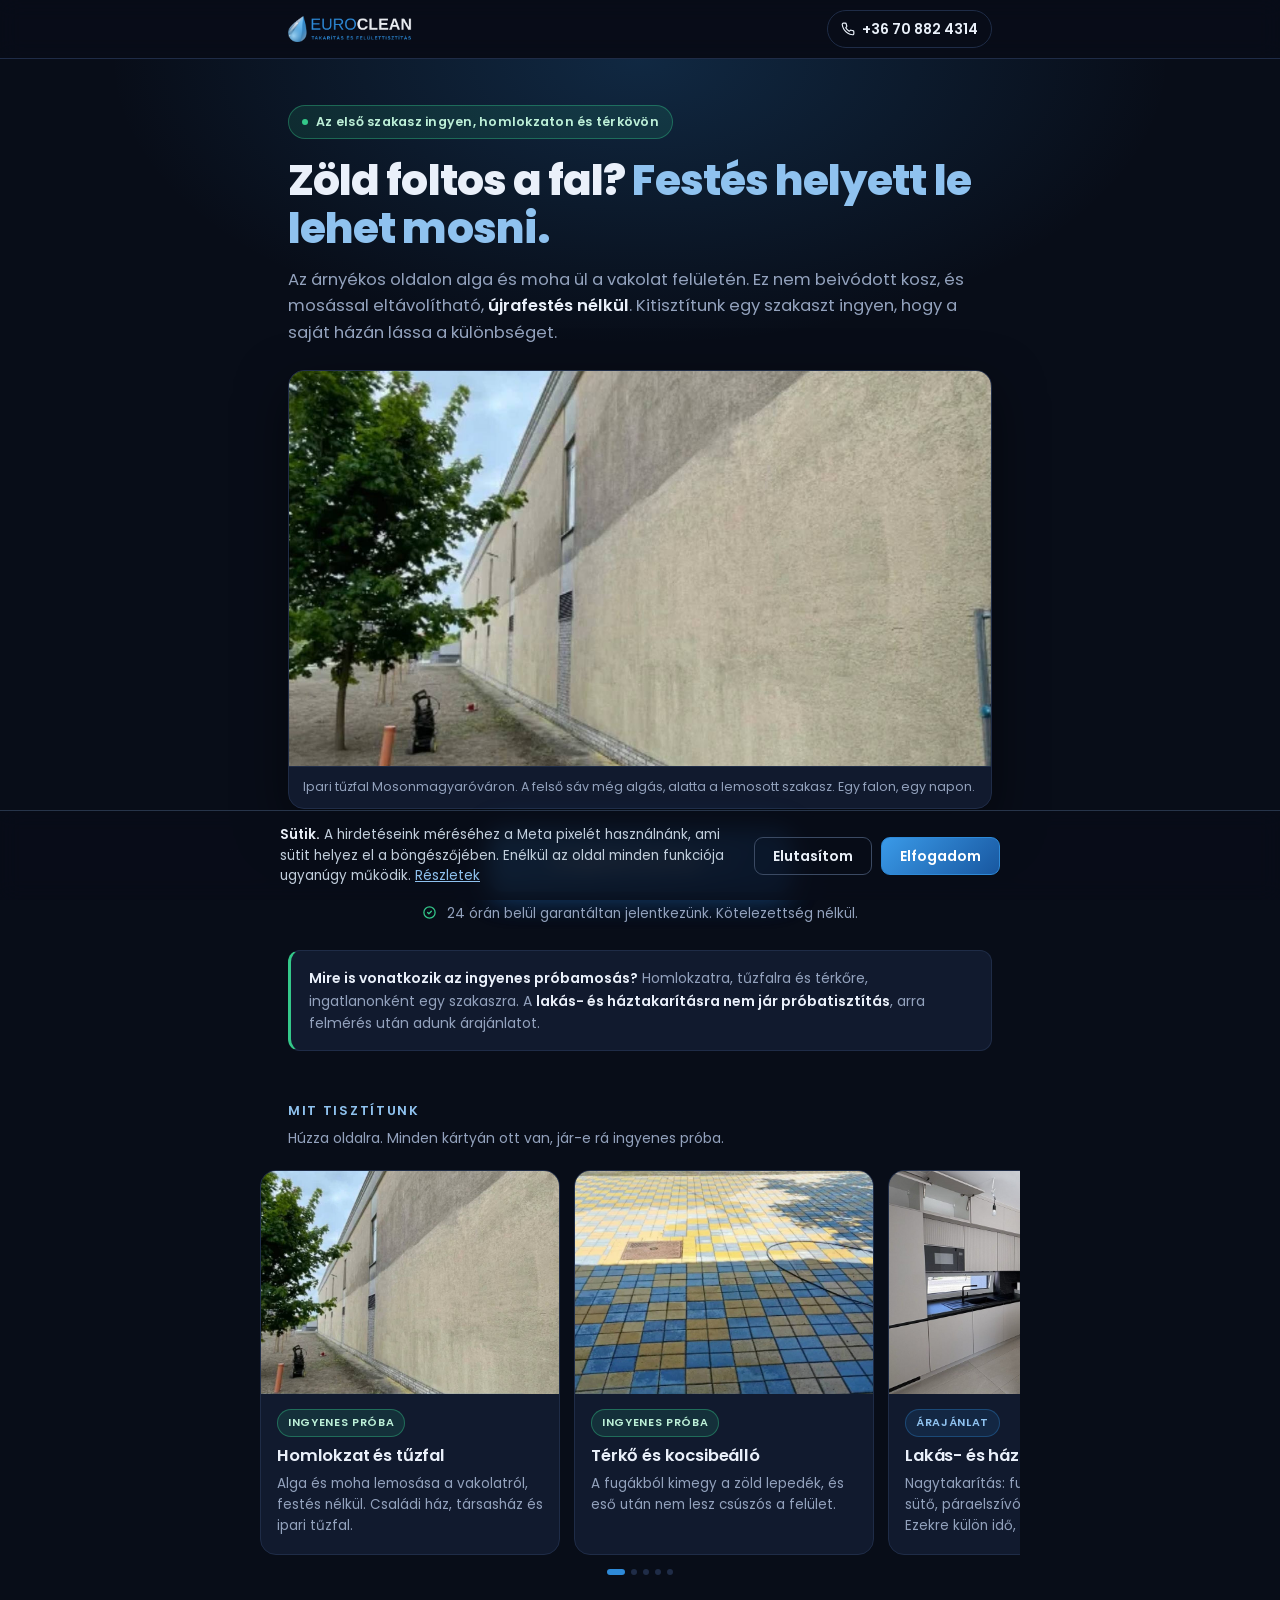
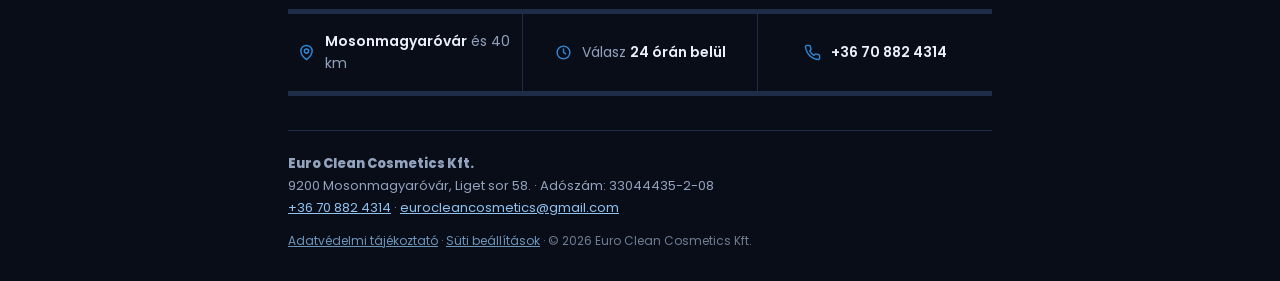
<file: tisztitas/index.html>
<!DOCTYPE html>
<html lang="hu">
<head>
<meta name="facebook-domain-verification" content="nz9waoa50f03aoi9w96sn598ranehk" />
<meta charset="utf-8">
<meta name="viewport" content="width=device-width, initial-scale=1">
<title>Homlokzat, tűzfal és térkő tisztítás — Euro Clean Cosmetics</title>
<meta name="description" content="Zöld és fekete foltok a falon? Festés helyett lemossuk. Az első szakaszt ingyen kitisztítjuk. Homlokzat, tűzfal, térkő, valamint lakás- és háztakarítás Mosonmagyaróváron és 40 km-es körzetében.">
<meta name="robots" content="noindex, follow">
<meta name="theme-color" content="#080d18">
<meta property="og:type" content="website">
<meta property="og:title" content="Az első szakaszt ingyen kitisztítjuk">
<meta property="og:description" content="Az árnyékos falon alga ül a vakolaton, nem beivódott kosz. Lemosható, festés nélkül.">
<meta property="og:image" content="/img/homlokzat.jpg">
<link rel="preload" href="/assets/fonts/poppins-800-latin-ext.woff2" as="font" type="font/woff2" crossorigin>
<link rel="preload" href="/assets/fonts/poppins-400-latin-ext.woff2" as="font" type="font/woff2" crossorigin>
<link rel="stylesheet" href="/assets/lp.css">
<link rel="stylesheet" href="/assets/consent.css">
<script src="/assets/consent.js" defer></script>
</head>
<body data-page="lp-tisztitas">

<header class="topbar">
  <div class="wrap">
    <img src="/img/logo.png" alt="Euro Clean Cosmetics" width="120" height="26">
    <a class="tel" href="tel:+36708824314">
      <svg viewBox="0 0 24 24" fill="none" stroke="currentColor" stroke-width="2" stroke-linecap="round" stroke-linejoin="round"><path d="M22 16.9v3a2 2 0 0 1-2.2 2 19.8 19.8 0 0 1-8.6-3.1 19.5 19.5 0 0 1-6-6A19.8 19.8 0 0 1 2.1 4.2 2 2 0 0 1 4.1 2h3a2 2 0 0 1 2 1.7c.1 1 .4 1.9.7 2.8a2 2 0 0 1-.5 2.1L8.1 9.9a16 16 0 0 0 6 6l1.3-1.2a2 2 0 0 1 2.1-.5c.9.3 1.8.6 2.8.7a2 2 0 0 1 1.7 2z"/></svg>
      +36 70 882 4314
    </a>
  </div>
</header>

<main>

  <!-- ── hero ────────────────────────────────────────────────────────────── -->
  <section class="hero">
    <div class="wrap">
      <span class="badge"><span class="dot"></span> Az első szakasz ingyen, homlokzaton és térkövön</span>

      <h1>Zöld foltos a fal? <em>Festés helyett le lehet mosni.</em></h1>

      <p class="lede">
        Az árnyékos oldalon alga és moha ül a vakolat felületén. Ez nem beivódott kosz, és
        mosással eltávolítható, <strong>újrafestés nélkül</strong>. Kitisztítunk egy szakaszt
        ingyen, hogy a saját házán lássa a különbséget.
      </p>

      <figure class="shot">
        <img src="/img/homlokzat.jpg" alt="Ipari tűzfal homlokzatmosás közben: a felső sáv még algás, alatta a lemosott szakasz" width="1400" height="875" fetchpriority="high">
        <figcaption class="cap">Ipari tűzfal Mosonmagyaróváron. A felső sáv még algás, alatta a lemosott szakasz. Egy falon, egy napon.</figcaption>
      </figure>

      <button class="cta" data-open type="button">
        Árajánlat kérése
        <svg viewBox="0 0 24 24" fill="none" stroke="currentColor" stroke-width="2.4" stroke-linecap="round" stroke-linejoin="round"><path d="M5 12h14M13 6l6 6-6 6"/></svg>
      </button>

      <p class="under-cta">
        <svg viewBox="0 0 24 24" fill="none" stroke="currentColor" stroke-width="2" stroke-linecap="round" stroke-linejoin="round"><path d="M9 12l2 2 4-4"/><circle cx="12" cy="12" r="9"/></svg>
        24 órán belül garantáltan jelentkezünk. Kötelezettség nélkül.
      </p>

      <p class="note">
        <b>Mire is vonatkozik az ingyenes próbamosás?</b> Homlokzatra, tűzfalra és térkőre,
        ingatlanonként egy szakaszra. A <b>lakás- és háztakarításra nem jár próbatisztítás</b>,
        arra felmérés után adunk árajánlatot.
      </p>
    </div>
  </section>

  <!-- ── karusszel ───────────────────────────────────────────────────────── -->
  <section class="sec">
    <div class="wrap">
      <div class="sec-head">
        <h2>Mit tisztítunk</h2>
        <p>Húzza oldalra. Minden kártyán ott van, jár-e rá ingyenes próba.</p>
      </div>

      <div class="rail">

        <article class="card">
          <img src="/img/homlokzat.jpg" alt="Lemosott homlokzat szakasz az algás fal mellett" loading="lazy" width="1400" height="1050">
          <div class="body">
            <span class="tag free">Ingyenes próba</span>
            <h3>Homlokzat és tűzfal</h3>
            <p>Alga és moha lemosása a vakolatról, festés nélkül. Családi ház, társasház és ipari tűzfal.</p>
          </div>
        </article>

        <article class="card">
          <img src="/img/terko.jpg" alt="Térkő félig lemosva, a tiszta és a zöldes rész egymás mellett" loading="lazy" width="1400" height="1050">
          <div class="body">
            <span class="tag free">Ingyenes próba</span>
            <h3>Térkő és kocsibeálló</h3>
            <p>A fugákból kimegy a zöld lepedék, és eső után nem lesz csúszós a felület.</p>
          </div>
        </article>

        <article class="card">
          <img src="/img/konyha.jpg" alt="Letisztított konyha egy elkészült családi házban" loading="lazy" width="1400" height="1050">
          <div class="body">
            <span class="tag quote">Árajánlat</span>
            <h3>Lakás- és háztakarítás</h3>
            <p>Nagytakarítás: fuga, zuhanykabin, sütő, páraelszívó és ablak kívülről. Ezekre külön idő, gép és vegyszer kell.</p>
          </div>
        </article>

        <article class="card">
          <img src="/img/furdo.jpg" alt="Fürdőszoba építkezés utáni takarítás után" loading="lazy" width="1400" height="1050">
          <div class="body">
            <span class="tag quote">Árajánlat</span>
            <h3>Építkezés utáni takarítás</h3>
            <p>Új ház átadás előtt, beköltözésre készen. Finompor, festék- és ragasztómaradvány is lemegy.</p>
          </div>
        </article>

        <article class="card">
          <img src="/img/szoba.jpg" alt="Kitakarított üres szoba kiadó ingatlanban" loading="lazy" width="1400" height="1050">
          <div class="body">
            <span class="tag quote">Árajánlat</span>
            <h3>Társasház, iroda, kiadó lakás</h3>
            <p>Közös terek, irodák és üvegfelületek, valamint kiadó ingatlan két bérlő között.</p>
          </div>
        </article>

      </div>
      <div class="dots"></div>

      <div class="band">
        <div>
          <svg viewBox="0 0 24 24" fill="none" stroke="currentColor" stroke-width="2" stroke-linecap="round" stroke-linejoin="round"><path d="M20 10c0 6-8 12-8 12s-8-6-8-12a8 8 0 0 1 16 0z"/><circle cx="12" cy="10" r="3"/></svg>
          <span><b>Mosonmagyaróvár</b> és 40 km</span>
        </div>
        <div>
          <svg viewBox="0 0 24 24" fill="none" stroke="currentColor" stroke-width="2" stroke-linecap="round" stroke-linejoin="round"><circle cx="12" cy="12" r="9"/><path d="M12 7v5l3 2"/></svg>
          <span>Válasz <b>24 órán belül</b></span>
        </div>
        <div>
          <svg viewBox="0 0 24 24" fill="none" stroke="currentColor" stroke-width="2" stroke-linecap="round" stroke-linejoin="round"><path d="M22 16.9v3a2 2 0 0 1-2.2 2 19.8 19.8 0 0 1-8.6-3.1 19.5 19.5 0 0 1-6-6A19.8 19.8 0 0 1 2.1 4.2 2 2 0 0 1 4.1 2h3a2 2 0 0 1 2 1.7c.1 1 .4 1.9.7 2.8a2 2 0 0 1-.5 2.1L8.1 9.9a16 16 0 0 0 6 6l1.3-1.2a2 2 0 0 1 2.1-.5c.9.3 1.8.6 2.8.7a2 2 0 0 1 1.7 2z"/></svg>
          <a href="tel:+36708824314"><b>+36 70 882 4314</b></a>
        </div>
      </div>
    </div>
  </section>

</main>

<footer>
  <div class="wrap">
    <div class="rule"></div>
    <strong>Euro Clean Cosmetics Kft.</strong><br>
    9200 Mosonmagyaróvár, Liget sor 58. &middot; Adószám: 33044435-2-08<br>
    <a href="tel:+36708824314">+36 70 882 4314</a> &middot;
    <a href="mailto:eurocleancosmetics@gmail.com">eurocleancosmetics@gmail.com</a>
    <p class="legal">
      <a href="/adatvedelem">Adatvédelmi tájékoztató</a> &middot;
      <a href="#" data-cookie-settings>Süti beállítások</a> &middot;
      &copy; 2026 Euro Clean Cosmetics Kft.
    </p>
  </div>
</footer>

<div class="stick">
  <button class="cta" data-open type="button">
    Árajánlat kérése
    <svg viewBox="0 0 24 24" fill="none" stroke="currentColor" stroke-width="2.4" stroke-linecap="round" stroke-linejoin="round"><path d="M5 12h14M13 6l6 6-6 6"/></svg>
  </button>
</div>

<!-- ── űrlap ─────────────────────────────────────────────────────────────── -->
<div class="sheet" id="sheet" hidden role="dialog" aria-modal="true" aria-labelledby="sheet-title">
  <div class="box">

    <div class="sheet-head">
      <div>
        <h2 id="sheet-title">Árajánlat kérése</h2>
        <p>Négy adat, egy perc. <strong>24 órán belül garantáltan</strong> felvesszük Önnel a kapcsolatot.</p>
      </div>
      <button class="x" data-close type="button" aria-label="Bezárás">&times;</button>
    </div>

    <form id="lead" novalidate>
      <fieldset class="group">
        <legend>Mire kér ajánlatot?</legend>
        <div class="opts">
          <label><input type="radio" name="service" value="Homlokzat, tűzfal"><span>Homlokzat, tűzfal</span></label>
          <label><input type="radio" name="service" value="Térkő, kocsibeálló"><span>Térkő, kocsibeálló</span></label>
          <label><input type="radio" name="service" value="Lakás, ház takarítás"><span>Lakás, ház takarítás</span></label>
          <label><input type="radio" name="service" value="Több is, vagy egyéb"><span>Több is, vagy egyéb</span></label>
        </div>
      </fieldset>

      <div class="field">
        <label for="name">Név</label>
        <input id="name" name="name" type="text" autocomplete="name" placeholder="Kovács Anna" required>
      </div>

      <div class="field">
        <label for="phone">Telefonszám</label>
        <input id="phone" name="phone" type="tel" inputmode="tel" autocomplete="tel" placeholder="+36 30 123 4567" required>
      </div>

      <div class="field">
        <label for="city">Település</label>
        <input id="city" name="city" type="text" autocomplete="address-level2" placeholder="Mosonmagyaróvár" required>
      </div>

      <!-- Mézesbödön. Valódi ember nem tölt ki olyan mezőt, amit nem lát. -->
      <div class="hp" aria-hidden="true">
        <label for="website">Ezt hagyja üresen</label>
        <input id="website" name="website" type="text" tabindex="-1" autocomplete="off">
      </div>

      <div class="err" id="err" hidden></div>

      <button class="cta" type="submit">
        Küldöm
        <svg viewBox="0 0 24 24" fill="none" stroke="currentColor" stroke-width="2.4" stroke-linecap="round" stroke-linejoin="round"><path d="M5 12h14M13 6l6 6-6 6"/></svg>
      </button>

      <p class="gdpr">
        A beküldéssel hozzájárul, hogy a megadott adatokat az ajánlat elkészítéséhez és a
        kapcsolatfelvételhez kezeljük, és hogy hirdetéseink méréséhez a telefonszáma
        titkosított formában a Meta felé továbbításra kerüljön. Részletek az
        <a href="/adatvedelem" target="_blank" rel="noopener">adatvédelmi tájékoztatóban</a>.
      </p>
    </form>

    <div class="done" id="done" hidden>
      <div class="tick">
        <svg viewBox="0 0 24 24" fill="none" stroke="currentColor" stroke-width="2.6" stroke-linecap="round" stroke-linejoin="round"><path d="M5 13l4 4L19 7"/></svg>
      </div>
      <h2>Megkaptuk, köszönjük.</h2>
      <p>24 órán belül jelentkezünk a megadott számon. Ha addig kérdése van, hívjon nyugodtan.</p>
      <a class="tel" href="tel:+36708824314">
        <svg viewBox="0 0 24 24" fill="none" stroke="currentColor" stroke-width="2" stroke-linecap="round" stroke-linejoin="round"><path d="M22 16.9v3a2 2 0 0 1-2.2 2 19.8 19.8 0 0 1-8.6-3.1 19.5 19.5 0 0 1-6-6A19.8 19.8 0 0 1 2.1 4.2 2 2 0 0 1 4.1 2h3a2 2 0 0 1 2 1.7c.1 1 .4 1.9.7 2.8a2 2 0 0 1-.5 2.1L8.1 9.9a16 16 0 0 0 6 6l1.3-1.2a2 2 0 0 1 2.1-.5c.9.3 1.8.6 2.8.7a2 2 0 0 1 1.7 2z"/></svg>
        +36 70 882 4314
      </a>
    </div>

  </div>
</div>

<script src="/assets/lp.js" defer></script>
</body>
</html>
</file>
<file: assets/consent.css>
/* ---------------------------------------------------------------------------
   Süti hozzájárulás sáv.

   Mindhárom oldalon fut, és a két oldal két különböző stíluslapot használ
   (a landing oldalak az lp.css-t, a tájékoztató a sajátját). Ezért itt
   egyetlen token sincs: minden érték konkrét, hogy a sáv bárhol ugyanúgy
   nézzen ki. Mindkét alap sötét, tehát egy sötét sáv mindkettőn megáll.

   A saját osztálynevek `eck-` előtagot kapnak, hogy ne ütközzenek se a
   `components.css` elemkészletével, se a tájékoztató saját osztályaival.
   --------------------------------------------------------------------------- */

.eck {
  position: fixed; left: 0; right: 0; bottom: 0; z-index: 9999;
  display: flex; justify-content: center;
  padding: 14px 16px calc(14px + env(safe-area-inset-bottom));
  background: rgba(8, 13, 24, .96);
  border-top: 1px solid #27354a;
  font-family: 'Poppins', -apple-system, BlinkMacSystemFont, 'Segoe UI', sans-serif;
  color: #e9eff7;
  transform: translateY(100%);
  transition: transform .24s cubic-bezier(.2, .8, .3, 1);
}
.eck.eck-in { transform: translateY(0); }
.eck[hidden] { display: none; }

@supports (backdrop-filter: blur(10px)) {
  .eck { background: rgba(8, 13, 24, .88); backdrop-filter: blur(10px); }
}

.eck-box {
  width: 100%; max-width: 720px;
  display: flex; flex-wrap: wrap; align-items: center; gap: 12px 18px;
}

.eck-text {
  flex: 1 1 320px; min-width: 0;
  font-size: 13.5px; line-height: 1.5; color: #c2cfdd; margin: 0;
}
.eck-text b { color: #e9eff7; font-weight: 600; }
.eck-text a { color: #8fc2ef; }

.eck-actions { display: flex; gap: 9px; flex: 0 0 auto; }

/* A két gomb szándékosan egyforma méretű és súlyú: az elutasításnak
   ugyanolyan könnyűnek kell lennie, mint az elfogadásnak. */
.eck-btn {
  font-family: inherit; font-size: 14px; font-weight: 600; line-height: 1;
  padding: 11px 18px; border-radius: 9px; cursor: pointer;
  white-space: nowrap; -webkit-tap-highlight-color: transparent;
}
.eck-yes {
  color: #fff; border: 1px solid #2e8ad8;
  background: linear-gradient(135deg, #3a9ae8, #1857a0);
}
.eck-no {
  color: #e9eff7; border: 1px solid #3b4a63; background: transparent;
}
.eck-no:hover { border-color: #5a6c8a; }
.eck-btn:focus-visible { outline: 2px solid #8fc2ef; outline-offset: 2px; }
.eck-btn:active { transform: translateY(1px); }

@media (max-width: 560px) {
  .eck-box { gap: 12px; }
  .eck-actions { width: 100%; }
  .eck-btn { flex: 1; text-align: center; }
}

@media (prefers-reduced-motion: reduce) {
  .eck { transition: none; }
}
</file>
<file: assets/lp.css>
/* ---------------------------------------------------------------------------
   Euro Clean, Meta hirdetési landing oldalak.
   Egy stíluslap mindkét oldalhoz (/tisztitas és /auto), hogy a kettő ne
   tudjon elcsúszni egymástól. Ami oldalanként más, az a HTML-ben van.

   Szín: az ügyfél rekordjából (Primary #1857a0, Secondary #2e8ad8) sötét
   alapra vetítve, ugyanaz a sötét galéria hangulat, mint az adatvédelmi
   tájékoztatón. Betű: Poppins, helyben, nem Google Fontsról.
   --------------------------------------------------------------------------- */

@font-face {
  font-family: 'Poppins'; font-style: normal; font-weight: 400; font-display: swap;
  src: url('/assets/fonts/poppins-400-latin-ext.woff2') format('woff2');
  unicode-range: U+0100-02BA, U+02BD-02C5, U+02C7-02CC, U+02CE-02D7, U+02DD-02FF, U+0304, U+0308, U+0329, U+1D00-1DBF, U+1E00-1E9F, U+1EF2-1EFF, U+2020, U+20A0-20AB, U+20AD-20C0, U+2113, U+2C60-2C7F, U+A720-A7FF;
}
@font-face {
  font-family: 'Poppins'; font-style: normal; font-weight: 400; font-display: swap;
  src: url('/assets/fonts/poppins-400-latin.woff2') format('woff2');
  unicode-range: U+0000-00FF, U+0131, U+0152-0153, U+02BB-02BC, U+02C6, U+02DA, U+02DC, U+0304, U+0308, U+0329, U+2000-206F, U+20AC, U+2122, U+2191, U+2193, U+2212, U+2215, U+FEFF, U+FFFD;
}
@font-face {
  font-family: 'Poppins'; font-style: normal; font-weight: 600; font-display: swap;
  src: url('/assets/fonts/poppins-600-latin-ext.woff2') format('woff2');
  unicode-range: U+0100-02BA, U+02BD-02C5, U+02C7-02CC, U+02CE-02D7, U+02DD-02FF, U+0304, U+0308, U+0329, U+1D00-1DBF, U+1E00-1E9F, U+1EF2-1EFF, U+2020, U+20A0-20AB, U+20AD-20C0, U+2113, U+2C60-2C7F, U+A720-A7FF;
}
@font-face {
  font-family: 'Poppins'; font-style: normal; font-weight: 600; font-display: swap;
  src: url('/assets/fonts/poppins-600-latin.woff2') format('woff2');
  unicode-range: U+0000-00FF, U+0131, U+0152-0153, U+02BB-02BC, U+02C6, U+02DA, U+02DC, U+0304, U+0308, U+0329, U+2000-206F, U+20AC, U+2122, U+2191, U+2193, U+2212, U+2215, U+FEFF, U+FFFD;
}
@font-face {
  font-family: 'Poppins'; font-style: normal; font-weight: 800; font-display: swap;
  src: url('/assets/fonts/poppins-800-latin-ext.woff2') format('woff2');
  unicode-range: U+0100-02BA, U+02BD-02C5, U+02C7-02CC, U+02CE-02D7, U+02DD-02FF, U+0304, U+0308, U+0329, U+1D00-1DBF, U+1E00-1E9F, U+1EF2-1EFF, U+2020, U+20A0-20AB, U+20AD-20C0, U+2113, U+2C60-2C7F, U+A720-A7FF;
}
@font-face {
  font-family: 'Poppins'; font-style: normal; font-weight: 800; font-display: swap;
  src: url('/assets/fonts/poppins-800-latin.woff2') format('woff2');
  unicode-range: U+0000-00FF, U+0131, U+0152-0153, U+02BB-02BC, U+02C6, U+02DA, U+02DC, U+0304, U+0308, U+0329, U+2000-206F, U+20AC, U+2122, U+2191, U+2193, U+2212, U+2215, U+FEFF, U+FFFD;
}

:root {
  --bg: #080d18;
  --bg-soft: #0d1425;
  --panel: #111a2e;
  --line: #1f2c47;
  --ink: #eaf0fa;
  --muted: #93a2bd;
  --brand: #1857a0;
  --accent: #2e8ad8;
  --accent-soft: #8fc2ef;
  --free: #34c88a;
  --radius: 16px;
  --pad: 20px;
}

* { margin: 0; padding: 0; box-sizing: border-box; }
html { scroll-behavior: smooth; -webkit-text-size-adjust: 100%; }
body {
  background: var(--bg);
  color: var(--ink);
  font-family: 'Poppins', -apple-system, BlinkMacSystemFont, 'Segoe UI', sans-serif;
  font-size: 16px;
  line-height: 1.6;
  -webkit-font-smoothing: antialiased;
  /* A mobil sticky sáv magassága, hogy a footer ne kerüljön alá. */
  padding-bottom: 88px;
  overflow-x: hidden;
}
/* A height:auto kell: a <img height="..."> attribútum különben legyőzi az aspect-ratio-t. */
img { max-width: 100%; height: auto; display: block; }
a { color: var(--accent-soft); }

.wrap { width: 100%; max-width: 620px; margin: 0 auto; padding: 0 var(--pad); }

/* ── fejléc ───────────────────────────────────────────────────────────────── */

.topbar {
  position: sticky; top: 0; z-index: 30;
  background: rgba(8, 13, 24, .88);
  backdrop-filter: blur(10px);
  border-bottom: 1px solid var(--line);
}
.topbar .wrap {
  display: flex; align-items: center; justify-content: space-between;
  gap: 12px; height: 58px;
}
.topbar img { height: 26px; width: auto; }
.tel {
  display: inline-flex; align-items: center; gap: 7px;
  font-size: 14px; font-weight: 600; color: var(--ink); text-decoration: none;
  border: 1px solid var(--line); border-radius: 999px; padding: 7px 13px;
  white-space: nowrap;
}
.tel svg { width: 14px; height: 14px; flex: none; }

/* ── hero ─────────────────────────────────────────────────────────────────── */

.hero { padding: 30px 0 8px; }
/* A derengés a hero mögött. Szándékosan left/right 0, nem egy 780px széles,
   középre húzott doboz: az kilógna a nézetből, és a mobil Safari ilyenkor
   oldalra húzhatóvá teszi az oldalt az overflow-x: hidden ellenére is. */
.hero::before {
  content: ''; position: absolute; left: 0; right: 0; top: 0;
  height: 420px; pointer-events: none; z-index: -1;
  background: radial-gradient(ellipse 780px 420px at 50% 0%, rgba(46, 138, 216, .22), transparent 68%);
}
.hero { position: relative; }

.badge {
  display: inline-flex; align-items: center; gap: 8px;
  font-size: 12.5px; font-weight: 600; letter-spacing: .02em;
  color: #bdf0d8; background: rgba(52, 200, 138, .12);
  border: 1px solid rgba(52, 200, 138, .38);
  border-radius: 999px; padding: 6px 13px; margin-bottom: 18px;
}
.badge .dot { width: 6px; height: 6px; border-radius: 50%; background: var(--free); flex: none; }

/* Az autós oldalon nincs ingyenes próba, ezért ott a jelvény nem zöld. */
.badge.alt { color: var(--accent-soft); background: rgba(46, 138, 216, .12); border-color: rgba(46, 138, 216, .36); }
.badge.alt .dot { background: var(--accent); }

h1 {
  font-size: clamp(30px, 8.2vw, 42px);
  font-weight: 800; line-height: 1.14; letter-spacing: -.022em;
  margin-bottom: 14px;
}
h1 em { font-style: normal; color: var(--accent-soft); }
.lede { color: var(--muted); font-size: 16.5px; }
.lede strong { color: var(--ink); font-weight: 600; }

.shot {
  margin: 24px 0 0;
  border-radius: var(--radius); overflow: hidden;
  border: 1px solid var(--line);
  background: var(--panel);
  box-shadow: 0 18px 50px rgba(0, 0, 0, .5);
}
.shot img { width: 100%; height: auto; aspect-ratio: 16 / 10; object-fit: cover; }
.shot .cap {
  font-size: 12.5px; color: var(--muted); line-height: 1.5;
  padding: 11px 14px; border-top: 1px solid var(--line);
}

/* ── CTA ──────────────────────────────────────────────────────────────────── */

.cta {
  display: flex; align-items: center; justify-content: center; gap: 10px;
  /* Az auto oldalmargó tartja középen ott, ahol a gomb nem teljes szélességű. */
  width: 100%; margin: 22px auto 0;
  font-family: inherit; font-size: 17px; font-weight: 700; letter-spacing: -.01em;
  color: #fff; text-decoration: none; cursor: pointer;
  border: 0; border-radius: 13px; padding: 17px 22px;
  background: linear-gradient(135deg, #3a9ae8 0%, #1857a0 100%);
  box-shadow:
    0 0 0 1px rgba(143, 194, 239, .34),
    0 10px 26px rgba(24, 87, 160, .48),
    0 0 34px rgba(46, 138, 216, .26);
  animation: cta-glow 3.4s ease-in-out infinite;
  -webkit-tap-highlight-color: transparent;
}
.cta svg { width: 17px; height: 17px; flex: none; }
.cta:active { transform: translateY(1px); }

@keyframes cta-glow {
  0%, 100% { box-shadow: 0 0 0 1px rgba(143,194,239,.34), 0 10px 26px rgba(24,87,160,.48), 0 0 34px rgba(46,138,216,.26); }
  50%      { box-shadow: 0 0 0 1px rgba(143,194,239,.52), 0 10px 30px rgba(24,87,160,.58), 0 0 56px rgba(46,138,216,.44); }
}
@media (prefers-reduced-motion: reduce) { .cta { animation: none; } html { scroll-behavior: auto; } }

.under-cta {
  margin-top: 12px; font-size: 13.5px; color: var(--muted);
  text-align: center; text-wrap: balance;
}
.under-cta svg {
  width: 15px; height: 15px; color: var(--free);
  display: inline-block; vertical-align: -2px; margin-right: 6px;
}

/* ── ajánlat magyarázó doboz ──────────────────────────────────────────────── */

.note {
  margin-top: 26px; padding: 16px 18px;
  background: var(--panel); border: 1px solid var(--line);
  border-left: 3px solid var(--free); border-radius: 12px;
  font-size: 14px; line-height: 1.6; color: var(--muted);
}
.note b { color: var(--ink); font-weight: 600; }
.note.alt { border-left-color: var(--accent); }

/* ── karusszel ────────────────────────────────────────────────────────────── */

.sec { padding: 42px 0 0; }
.sec-head { margin-bottom: 16px; }
.sec-head h2 {
  font-size: 13px; font-weight: 600; letter-spacing: .13em; text-transform: uppercase;
  color: var(--accent-soft);
}
.sec-head p { font-size: 14px; color: var(--muted); margin-top: 5px; }

.rail {
  display: flex; gap: 14px;
  overflow-x: auto; scroll-snap-type: x mandatory;
  -webkit-overflow-scrolling: touch; scrollbar-width: none;
  /* A sáv széltől szélig fut, a kártyák viszont a szöveggel egy vonalban indulnak. */
  margin: 0 calc(var(--pad) * -1);
  padding: 4px var(--pad) 18px;
}
.rail::-webkit-scrollbar { display: none; }

.card {
  flex: 0 0 79%; max-width: 310px;
  scroll-snap-align: start;
  background: var(--panel); border: 1px solid var(--line);
  border-radius: var(--radius); overflow: hidden;
  display: flex; flex-direction: column;
}
.card > img { width: 100%; aspect-ratio: 4 / 3; object-fit: cover; }
.card .body { padding: 15px 16px 17px; display: flex; flex-direction: column; gap: 8px; flex: 1; }
.card h3 { font-size: 16.5px; font-weight: 600; line-height: 1.3; letter-spacing: -.01em; }
.card p { font-size: 13.5px; color: var(--muted); line-height: 1.55; }

.tag {
  align-self: flex-start;
  font-size: 11px; font-weight: 600; letter-spacing: .06em; text-transform: uppercase;
  border-radius: 999px; padding: 4px 10px;
}
.tag.free { color: #bdf0d8; background: rgba(52, 200, 138, .13); border: 1px solid rgba(52, 200, 138, .4); }
.tag.quote { color: var(--accent-soft); background: rgba(46, 138, 216, .12); border: 1px solid rgba(46, 138, 216, .34); }

/* Ikonos kártya, ott ahol nincs valódi fotó. Lásd README. */
.card .icon {
  height: 108px; display: flex; align-items: center; justify-content: center;
  background: linear-gradient(140deg, rgba(46, 138, 216, .16), rgba(24, 87, 160, .05));
  border-bottom: 1px solid var(--line);
}
.card .icon svg { width: 34px; height: 34px; color: var(--accent-soft); }

.dots { display: flex; justify-content: center; gap: 6px; margin-top: -4px; }
.dots span {
  width: 6px; height: 6px; border-radius: 50%; background: var(--line);
  transition: background .2s, width .2s;
}
.dots span.on { background: var(--accent); width: 18px; border-radius: 3px; }

/* ── info sáv ─────────────────────────────────────────────────────────────── */

.band {
  margin-top: 34px; padding: 4px 0;
  border-top: 1px solid var(--line); border-bottom: 1px solid var(--line);
  display: grid; gap: 1px; background: var(--line);
}
.band div {
  background: var(--bg); padding: 14px 4px;
  display: flex; align-items: center; gap: 10px;
  font-size: 14px; color: var(--muted);
}
.band svg { width: 17px; height: 17px; color: var(--accent); flex: none; }
.band b { color: var(--ink); font-weight: 600; }
.band a { color: inherit; text-decoration: none; }

/* ── footer ───────────────────────────────────────────────────────────────── */

footer { padding: 34px 0 30px; font-size: 13px; color: var(--muted); line-height: 1.7; }
footer .rule { height: 1px; background: var(--line); margin-bottom: 22px; }
footer a { color: var(--accent-soft); }
footer .legal { margin-top: 12px; font-size: 12px; opacity: .75; }

/* ── mobil sticky sáv ─────────────────────────────────────────────────────── */

.stick {
  position: fixed; left: 0; right: 0; bottom: 0; z-index: 40;
  background: rgba(8, 13, 24, .93); backdrop-filter: blur(12px);
  border-top: 1px solid var(--line);
  padding: 11px var(--pad) calc(11px + env(safe-area-inset-bottom));
  display: flex; justify-content: center;
}
.stick .cta { max-width: 580px; margin: 0 auto; padding: 15px 22px; font-size: 16px; }

/* ── űrlap ────────────────────────────────────────────────────────────────── */

.sheet {
  position: fixed; inset: 0; z-index: 60;
  background: rgba(4, 7, 14, .72); backdrop-filter: blur(4px);
  display: flex; align-items: flex-end; justify-content: center;
  opacity: 0; pointer-events: none; transition: opacity .18s ease;
}
.sheet.open { opacity: 1; pointer-events: auto; }
.sheet[hidden] { display: none; }

.sheet .box {
  width: 100%; max-width: 560px; max-height: 94vh; overflow-y: auto;
  background: var(--bg-soft); border: 1px solid var(--line);
  border-radius: 20px 20px 0 0;
  padding: 24px var(--pad) calc(26px + env(safe-area-inset-bottom));
  transform: translateY(16px); transition: transform .22s cubic-bezier(.2, .8, .3, 1);
}
.sheet.open .box { transform: translateY(0); }

.sheet-head { display: flex; align-items: flex-start; justify-content: space-between; gap: 14px; }
.sheet-head h2 { font-size: 22px; font-weight: 800; letter-spacing: -.02em; line-height: 1.2; }
.sheet-head p { font-size: 14px; color: var(--muted); margin-top: 7px; }
.x {
  flex: none; width: 34px; height: 34px; border-radius: 50%; cursor: pointer;
  background: var(--panel); border: 1px solid var(--line); color: var(--muted);
  font-size: 19px; line-height: 1; display: grid; place-items: center;
}

form { margin-top: 20px; display: grid; gap: 15px; }
.field > label, .group > legend {
  display: block; font-size: 13px; font-weight: 600; color: var(--ink); margin-bottom: 7px;
}
.field input {
  width: 100%; font-family: inherit; font-size: 16px; color: var(--ink);
  background: var(--panel); border: 1px solid var(--line); border-radius: 11px;
  padding: 14px 14px;
}
.field input::placeholder { color: #5f6e88; }
.field input:focus { outline: none; border-color: var(--accent); box-shadow: 0 0 0 3px rgba(46, 138, 216, .18); }

.group { border: 0; }
.opts { display: grid; grid-template-columns: 1fr 1fr; gap: 8px; }
.opts label {
  position: relative; display: flex; align-items: center; justify-content: center;
  text-align: center; min-height: 52px; padding: 9px 10px; cursor: pointer;
  font-size: 13.5px; font-weight: 600; line-height: 1.3;
  background: var(--panel); border: 1px solid var(--line); border-radius: 11px;
  transition: border-color .15s, background .15s;
}
.opts input { position: absolute; opacity: 0; width: 0; height: 0; }
.opts input:checked + span { color: #fff; }
/* A .on osztályt a JS teszi rá. A :has() ugyanezt adja ott, ahol támogatott,
   de a kettő közül az osztály az, amiben minden böngészőn megbízhatunk. */
.opts label.on,
.opts label:has(input:checked) {
  border-color: var(--accent); background: rgba(46, 138, 216, .16);
  box-shadow: 0 0 0 1px var(--accent) inset;
}
.opts label.on span { color: #fff; }
.opts label:has(input:focus-visible) { box-shadow: 0 0 0 3px rgba(46, 138, 216, .25); }

.hp { position: absolute; left: -9999px; width: 1px; height: 1px; overflow: hidden; }

.err {
  font-size: 13.5px; color: #ffb4b4; background: rgba(220, 70, 70, .12);
  border: 1px solid rgba(220, 70, 70, .34); border-radius: 10px; padding: 11px 13px;
  line-height: 1.5;
}
.err a { color: #ffd4d4; font-weight: 600; }
.err[hidden] { display: none; }

.gdpr { font-size: 12px; color: var(--muted); line-height: 1.55; }
.gdpr a { color: var(--accent-soft); }

.done { text-align: center; padding: 18px 0 6px; }
.done .tick {
  width: 54px; height: 54px; margin: 0 auto 16px; border-radius: 50%;
  display: grid; place-items: center;
  background: rgba(52, 200, 138, .14); border: 1px solid rgba(52, 200, 138, .4);
}
.done .tick svg { width: 26px; height: 26px; color: var(--free); }
.done h2 { font-size: 21px; font-weight: 800; letter-spacing: -.02em; }
.done p { font-size: 14.5px; color: var(--muted); margin-top: 9px; }
.done .tel { margin-top: 20px; }
.done[hidden] { display: none; }

/* ── nagyobb kijelző ──────────────────────────────────────────────────────── */

@media (min-width: 720px) {
  :root { --pad: 28px; }
  body { padding-bottom: 0; }
  .wrap { max-width: 760px; }
  .hero { padding-top: 46px; }
  .shot img { aspect-ratio: 16 / 9; }
  .cta { width: auto; min-width: 300px; }
  .band { grid-template-columns: repeat(3, 1fr); }
  .band div { justify-content: center; padding: 16px 10px; }
  .card { flex-basis: 300px; }
  .stick { display: none; }
  .sheet { align-items: center; padding: 24px; }
  .sheet .box { border-radius: 20px; }
}
</file>
